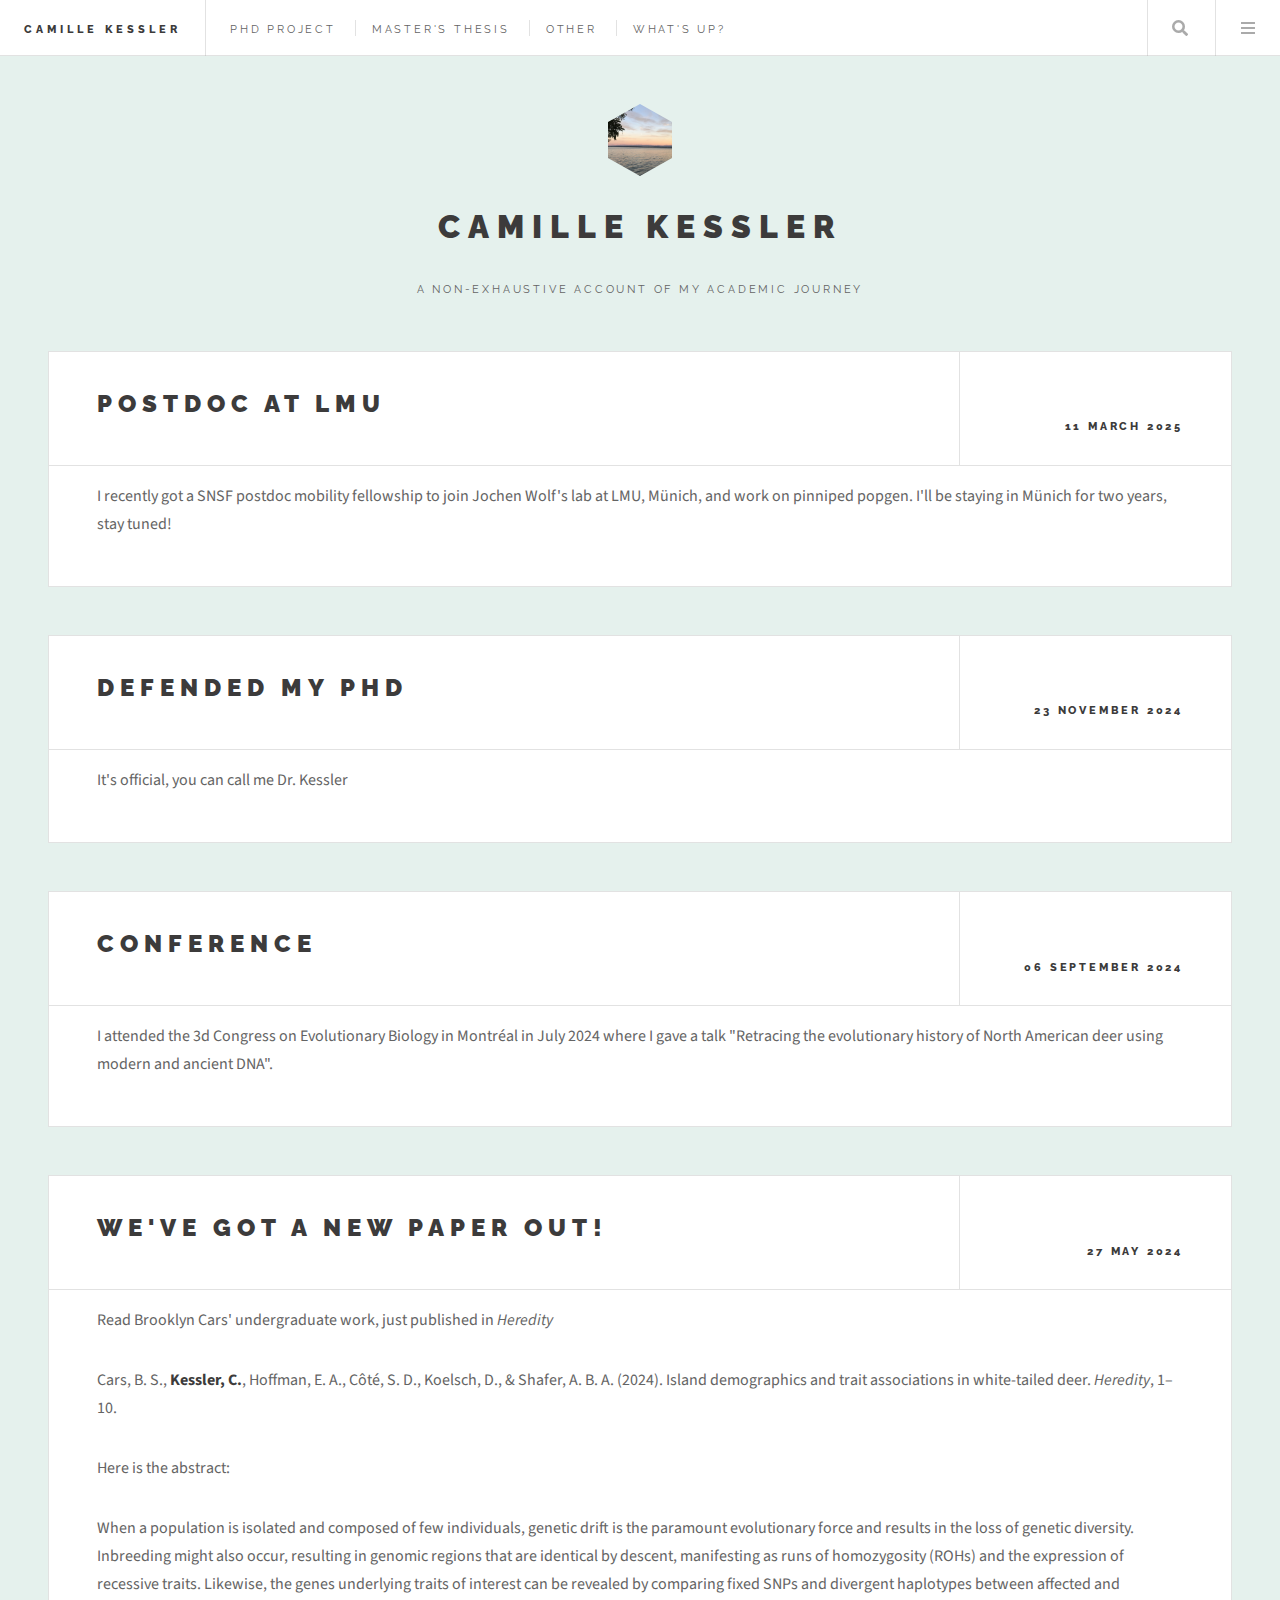
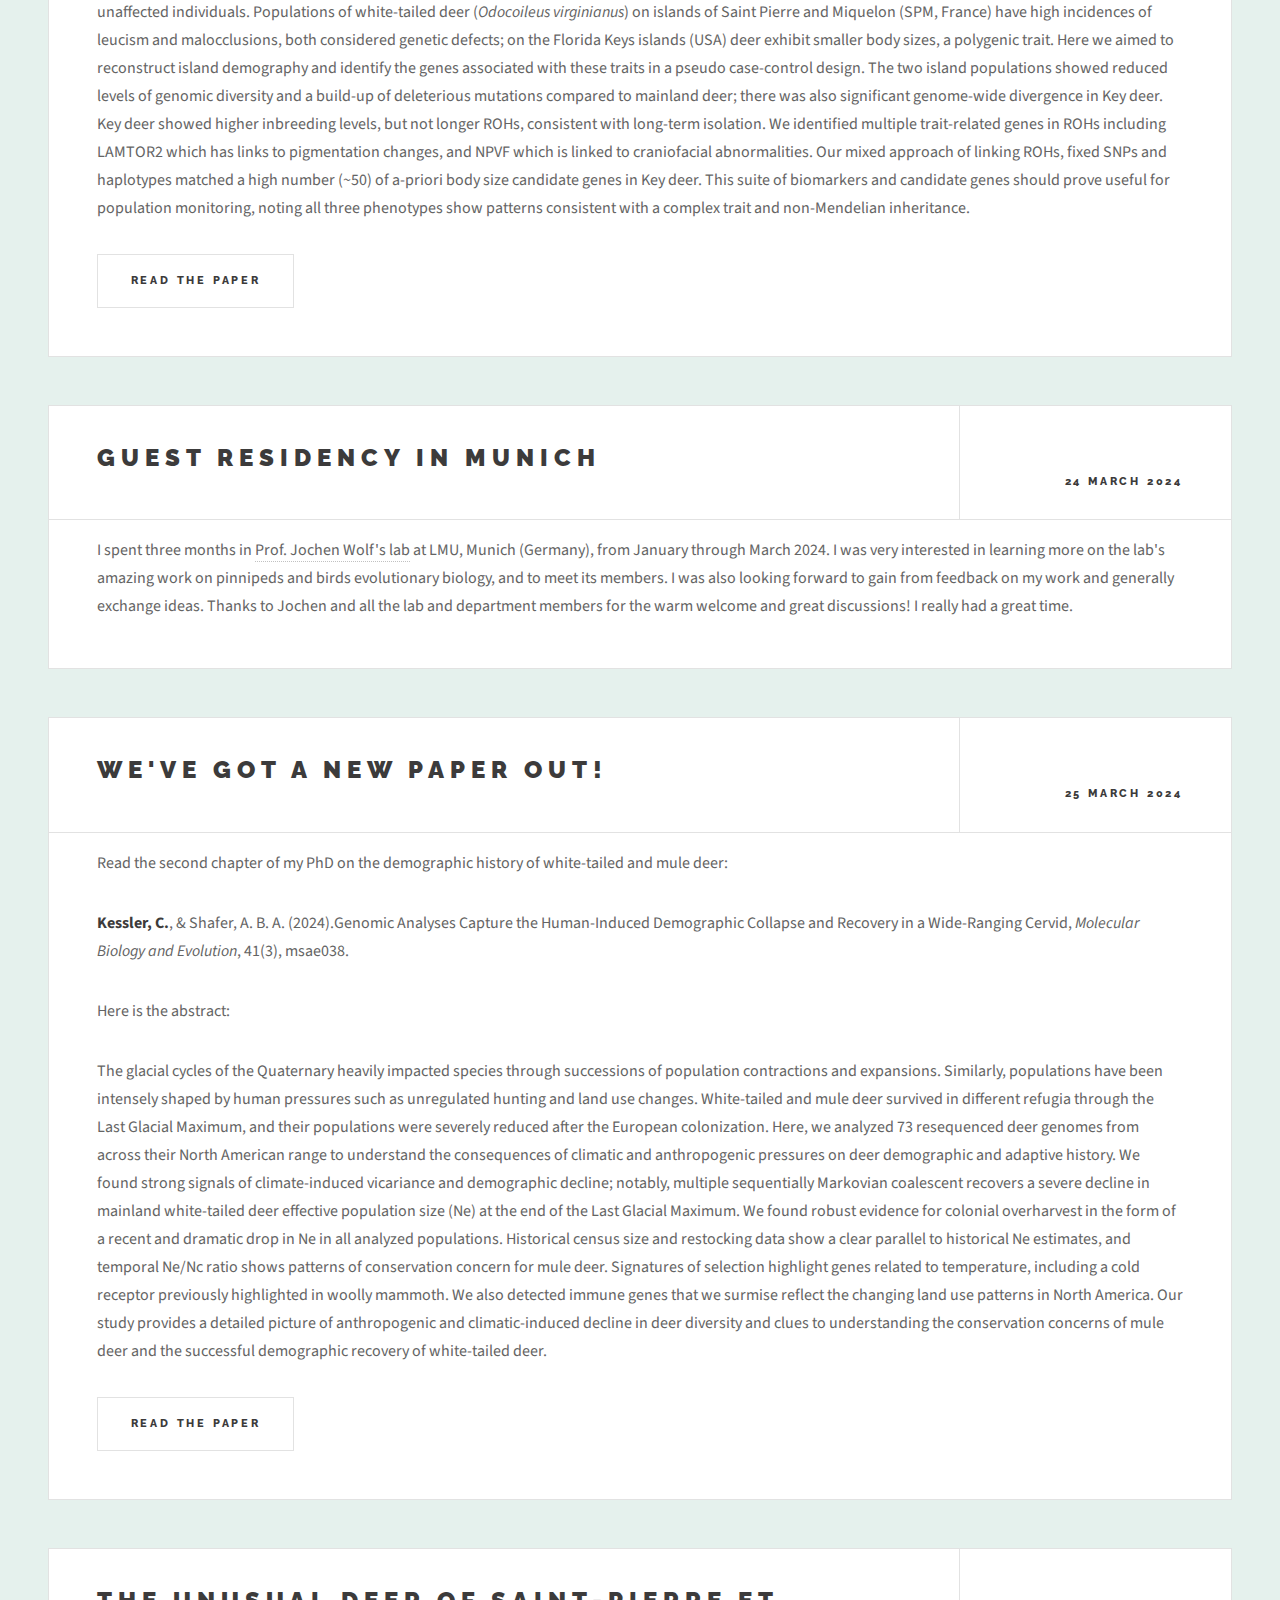
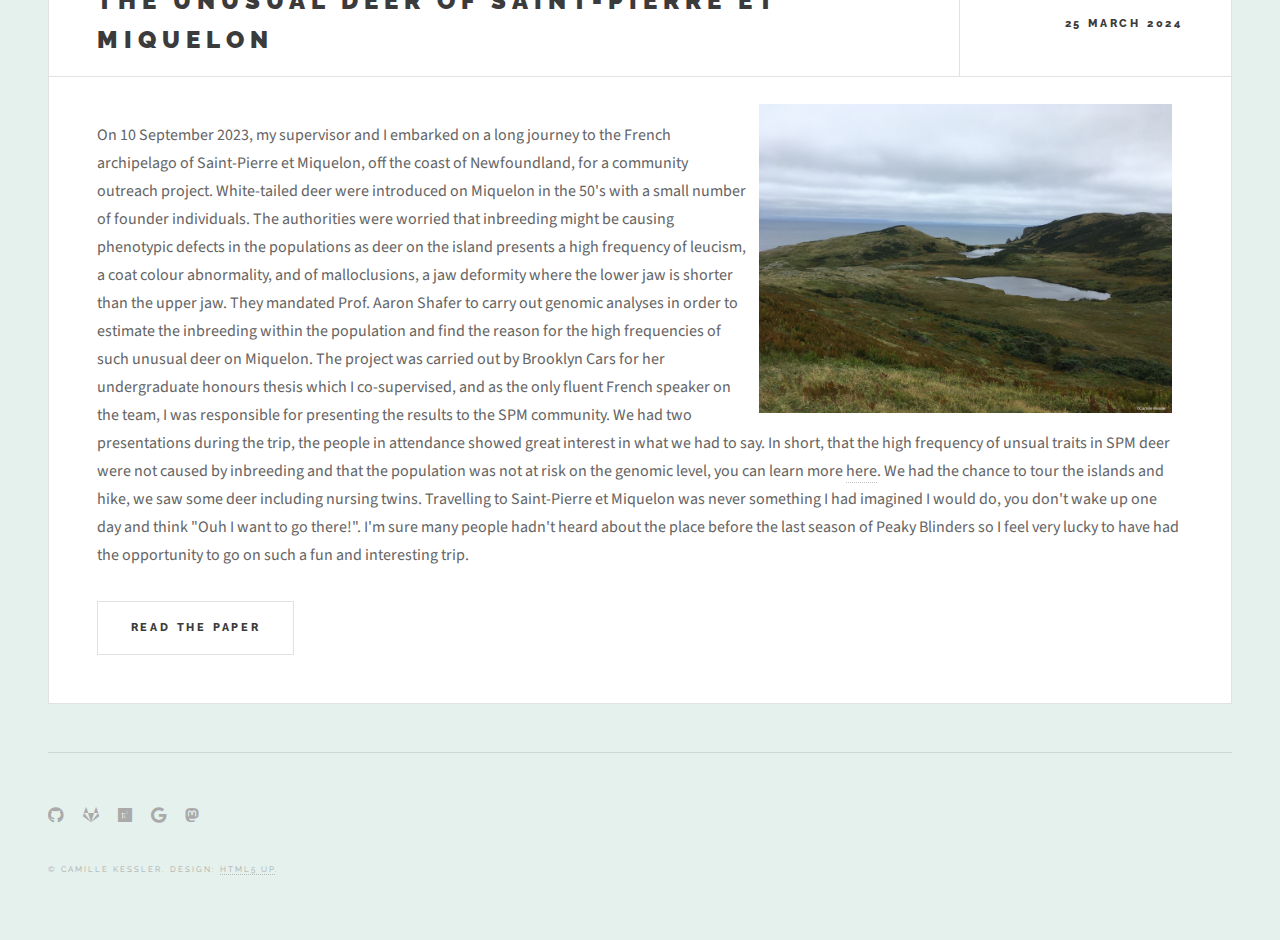
<file: blog.html>
<!DOCTYPE HTML>
<!--
	Camille Kessler
	html5up.net | @ajlkn
	Free for personal and commercial use under the CCA 3.0 license (html5up.net/license)
-->
<html>

<head>
    <title>Camille Kessler</title>
    <meta charset="utf-8" />
    <meta name="viewport" content="width=device-width, initial-scale=1, user-scalable=no" />
    <link rel="stylesheet" href="assets/css/main.css" />
</head>

<body class="is-preload">

    <!-- Wrapper -->
    <div id="wrapper">

        <!-- Header -->
        <header id="header">
            <h1><a href="index.html">Camille Kessler</a></h1>
            <nav class="links">
                <ul>
                    <li><a href="phd.html">PhD project</a></li>
                    <li><a href="master.html">Master's thesis</a></li>
                    <li><a href="other.html">Other</a></li>
                    <li><a href="blog.html">What's up?</a></li>
                </ul>
            </nav>
            <nav class="main">
                <ul>
                    <li class="search">
                        <a class="fa-search" href="#search">Search</a>
                        <form id="search" method="get" action="#">
                            <input type="text" name="query" placeholder="Search" />
                        </form>
                    </li>
                    <li class="menu">
                        <a class="fa-bars" href="#menu">Menu</a>
                    </li>
                </ul>
            </nav>
        </header>

        <!-- Menu -->
        <section id="menu">

            <!-- Search -->
            <section>
                <form class="search" method="get" action="#">
                    <input type="text" name="query" placeholder="Search" />
                </form>
            </section>

            <!-- Links -->
            <section>
                <ul class="links">
                    <li>
                        <a href="phd.html">
                            <h3>PhD project</h3>
                            <p>North american deer speciation genomics</p>
                        </a>
                    </li>
                    <li>
                        <a href="master.html">
                            <h3>Master's thesis</h3>
                            <p>Alpine ibex sequencing assay and immunogenetics</p>
                        </a>
                    </li>
                    <li>
                        <a href="other.html">
                            <h3>Other</h3>
                        </a>
                    </li>
                    <li>
                        <a href="blog.html">
                            <h3>What's up?</h3>
                        </a>
                    </li>

                </ul>
            </section>
        </section>
        <!-- Main -->
        <div id="main">
            <!-- Post -->
            <article class="post">
                <header>
                    <div class="title">
                        <h2>Postdoc at LMU</h2>
                    </div>
                    <div class="meta">
                        <time class="published" datetime="2023-10-03">11 March 2025</time>
                    </div>
                </header>
                <p>I recently got a SNSF postdoc mobility fellowship to join Jochen Wolf's lab at LMU, Münich, 
                    and work on pinniped popgen. I'll be staying in Münich for two years, stay tuned! </p>
            </article>

            <!-- Post -->
            <article class="post">
                <header>
                    <div class="title">
                        <h2>Defended my PhD</h2>
                    </div>
                    <div class="meta">
                        <time class="published" datetime="2023-10-03">23 November 2024</time>
                    </div>
                </header>
                <p>It's official, you can call me Dr. Kessler</p>
            </article>

            <!-- Post -->
            <article class="post">
                <header>
                    <div class="title">
                        <h2>Conference</h2>
                    </div>
                    <div class="meta">
                        <time class="published" datetime="2023-10-03">06 September 2024</time>
                    </div>
                </header>
                <p>I attended the 3d Congress on Evolutionary Biology in Montréal in July 2024 where I gave a talk
                    "Retracing the evolutionary
                    history of North American deer using modern and ancient DNA".</p>
            </article>

            <!-- Post -->
            <article class="post">
                <header>
                    <div class="title">
                        <h2><a href="https://doi.org/10.1101/2023.07.19.549627">We've got a new paper out!</a></h2>
                    </div>
                    <div class="meta">
                        <time class="published" datetime="2023-10-03">27 May 2024</time>
                    </div>
                </header>

                <p>Read Brooklyn Cars' undergraduate work, just published in <i>Heredity</i> </p>
                <p>Cars, B. S., <b>Kessler, C.</b>, Hoffman, E. A., Côté, S. D., Koelsch, D., & Shafer, A. B. A. (2024).
                    Island demographics and trait associations in white-tailed deer. <i>Heredity</i>, 1–10.</p>
                <p> Here is the abstract:</p>

                <p> When a population is isolated and composed of few individuals, genetic drift is the paramount
                    evolutionary
                    force and results in the loss of genetic diversity. Inbreeding might also occur, resulting in
                    genomic
                    regions
                    that are identical by descent, manifesting as runs of homozygosity (ROHs) and the expression of
                    recessive traits.
                    Likewise, the genes underlying traits of interest can be revealed by comparing fixed SNPs and
                    divergent
                    haplotypes
                    between affected and unaffected individuals. Populations of white-tailed deer (<i>Odocoileus
                        virginianus</i>) on islands of
                    Saint Pierre and Miquelon (SPM, France) have high incidences of leucism and malocclusions, both
                    considered genetic
                    defects; on the Florida Keys islands (USA) deer exhibit smaller body sizes, a polygenic trait. Here
                    we
                    aimed to
                    reconstruct island demography and identify the genes associated with these traits in a pseudo
                    case-control design.
                    The two island populations showed reduced levels of genomic diversity and a build-up of deleterious
                    mutations compared
                    to mainland deer; there was also significant genome-wide divergence in Key deer. Key deer showed
                    higher
                    inbreeding
                    levels, but not longer ROHs, consistent with long-term isolation. We identified multiple
                    trait-related
                    genes in ROHs
                    including LAMTOR2 which has links to pigmentation changes, and NPVF which is linked to craniofacial
                    abnormalities.
                    Our mixed approach of linking ROHs, fixed SNPs and haplotypes matched a high number (~50) of
                    a-priori
                    body size
                    candidate genes in Key deer. This suite of biomarkers and candidate genes should prove useful for
                    population
                    monitoring, noting all three phenotypes show patterns consistent with a complex trait and
                    non-Mendelian
                    inheritance.</p>
                <footer>
                    <ul class="actions">
                        <li><a href="https://doi.org/10.1038/s41437-024-00685-2" class="button large">Read the paper</a>
                        </li>
                    </ul>
                </footer>

            </article>

            <!-- Post -->
            <article class="post">
                <header>
                    <div class="title">
                        <h2>Guest residency in Munich</h2>
                    </div>
                    <div class="meta">
                        <time class="published" datetime="2023-10-03">24 March 2024</time>
                    </div>

                </header>

                <p>I spent three months in <a href="https://evol.bio.lmu.de/research/j_wolf/index.html">Prof. Jochen
                        Wolf's
                        lab</a>
                    at LMU, Munich (Germany), from January through March 2024.
                    I was very interested in learning more on the lab's amazing work on pinnipeds and birds evolutionary
                    biology,
                    and to meet its members. I was also looking forward to gain from feedback on my work and generally
                    exchange
                    ideas.
                    Thanks to Jochen and all the lab and department members for the warm welcome and great discussions!
                    I
                    really had
                    a great time.
                </p>
            </article>

            <!-- Post -->
            <article class="post">
                <header>
                    <div class="title">
                        <h2><a href="https://doi.org/10.1101/2023.07.19.549627">We've got a new paper out!</a></h2>
                    </div>
                    <div class="meta">
                        <time class="published" datetime="2023-10-03">25 March 2024</time>
                    </div>
                </header>
                <p>Read the second chapter of my PhD on the demographic history of white-tailed and mule deer: </p>
                <p><b>Kessler, C.</b>, & Shafer, A. B. A. (2024).Genomic Analyses Capture the Human-Induced Demographic
                    Collapse and Recovery in a
                    Wide-Ranging Cervid, <i>Molecular Biology and Evolution</i>, 41(3), msae038.</p>
                Here is the abstract:</p>

                <p> The glacial cycles of the Quaternary heavily impacted species through successions of population
                    contractions
                    and expansions. Similarly, populations have been intensely shaped by human pressures such as
                    unregulated hunting
                    and land use changes. White-tailed and mule deer survived in different refugia through the Last
                    Glacial Maximum,
                    and their populations were severely reduced after the European colonization. Here, we analyzed 73
                    resequenced
                    deer genomes from across their North American range to understand the consequences of climatic and
                    anthropogenic
                    pressures on deer demographic and adaptive history. We found strong signals of climate-induced
                    vicariance and
                    demographic decline; notably, multiple sequentially Markovian coalescent recovers a severe decline
                    in mainland
                    white-tailed deer effective population size (Ne) at the end of the Last Glacial Maximum. We found
                    robust evidence
                    for colonial overharvest in the form of a recent and dramatic drop in Ne in all analyzed
                    populations. Historical
                    census size and restocking data show a clear parallel to historical Ne estimates, and temporal Ne/Nc
                    ratio shows
                    patterns of conservation concern for mule deer. Signatures of selection highlight genes related to
                    temperature,
                    including a cold receptor previously highlighted in woolly mammoth. We also detected immune genes
                    that we
                    surmise reflect the changing land use patterns in North America. Our study provides a detailed
                    picture of
                    anthropogenic and climatic-induced decline in deer diversity and clues to understanding the
                    conservation
                    concerns of mule deer and the successful demographic recovery of white-tailed deer.</p>
                <footer>
                    <ul class="actions">
                        <li><a href="http://dx.doi.org/10.1093/molbev/msae038" class="button large">Read the paper</a>
                        </li>
                    </ul>
                </footer>
            </article>

            <!-- Post -->
            <article class="post">
                <header>
                    <div class="title">
                        <h2 id="SPM"><a>The unusual deer of Saint-Pierre et Miquelon</a></h2>
                    </div>
                    <div class="meta">
                        <time class="published" datetime="2023-10-03">25 March 2024</time>
                    </div>
                </header>
                <a class="image"></a><img src="images/SPM.JPG"
                    style="float: right; width: 40%; height: 40%; padding: 1%;" alt="Photo of the landscape of Cap Miquelon, the ground slopes down to a first pond 
                                surrounded by moors, a bit further we can see two other ponds and two hills partially 
                                coverred in forest. The sea and sky are in the background" /></a>
                <p>On 10 September 2023, my supervisor and I embarked on a long journey to the
                    French archipelago of Saint-Pierre et Miquelon, off the coast of Newfoundland,
                    for a community outreach project.
                    White-tailed deer were introduced on Miquelon in the 50's with a small
                    number of founder individuals. The authorities were worried that inbreeding might be causing
                    phenotypic
                    defects in the populations as deer on the island presents a high frequency of leucism, a coat colour
                    abnormality, and of malloclusions, a jaw deformity where the lower jaw is shorter than the upper
                    jaw.
                    They mandated Prof. Aaron Shafer to carry out genomic analyses in order to estimate the inbreeding
                    within the
                    population and find the reason for the high frequencies of such unusual deer on Miquelon.
                    The project was carried out by Brooklyn Cars for her undergraduate honours thesis which I
                    co-supervised, and as the only fluent
                    French speaker on the team, I was responsible for presenting the results to the SPM community.
                    We had two presentations during the trip, the people in attendance showed great interest in
                    what we had to say. In short, that the high frequency of unsual traits in SPM deer were not caused
                    by
                    inbreeding and that the population was not at risk on the genomic level, you can learn more
                    <a href="https://doi.org/10.1101/2023.08.01.551454">here</a>.
                    We had the chance to tour the islands and hike, we saw some deer including nursing twins.
                    Travelling to Saint-Pierre et Miquelon was never something I had imagined I would do, you don't wake
                    up
                    one
                    day and think "Ouh I want to go there!". I'm sure many people hadn't heard about the place before
                    the
                    last season of
                    Peaky Blinders so I feel very lucky to have had the opportunity to go on such a fun and interesting
                    trip.
                </p>


                <footer>
                    <ul class="actions">
                        <li><a href="https://doi.org/10.1038/s41437-024-00685-2" class="button large">Read the paper</a>
                        </li>
                    </ul>
                </footer>

            </article>

        </div>
        <!-- Sidebar -->
        <section id="sidebar">

            <!-- Intro -->
            <section id="intro">
                <header>
                    <a class="logo"><img src="images/PDG.jpeg" alt="" /></a>
                    <h2>Camille Kessler</h2>
                    <p>A non-exhaustive account of my academic journey</p>
                </header>
            </section>

            <!-- Footer -->
            <section id="footer">
                <ul class="icons">
                    <li><a href="https://github.com/CamilleKessler" class="icon brands fa-github"><span
                                class="label">Github</span></a></li>
                    <li><a href="https://gitlab.com/WiDGeT_TrentU/graduate_theses/-/tree/master/Kessler?ref_type=heads"
                            class="icon brands fab fa-gitlab"><span class="label">Github</span></a></li>
                    <li><a href="https://www.researchgate.net/profile/Camille-Kessler"
                            class="icon brands fa-researchgate"><span class="label">Email</span></a></li>
                    <li><a href="https://scholar.google.com/citations?user=uZYOLxAAAAAJ&hl=en"
                            class="icon brands fab fa-google"><span class="label">Email</span></a></li>
                    <li><a href="https://ecoevo.social/@camillekessler" class="icon brands fab fab fa-mastodon"><span
                                class="label">Email</span></a></li>

                </ul>
                <p class="copyright">&copy; Camille Kessler. Design: <a href="http://html5up.net">HTML5 UP</a>.</p>
            </section>

    </div>

    <!-- Scripts -->
    <script src="assets/js/jquery.min.js"></script>
    <script src="assets/js/browser.min.js"></script>
    <script src="assets/js/breakpoints.min.js"></script>
    <script src="assets/js/util.js"></script>
    <script src="assets/js/main.js"></script>

</body>

</html>
</file>
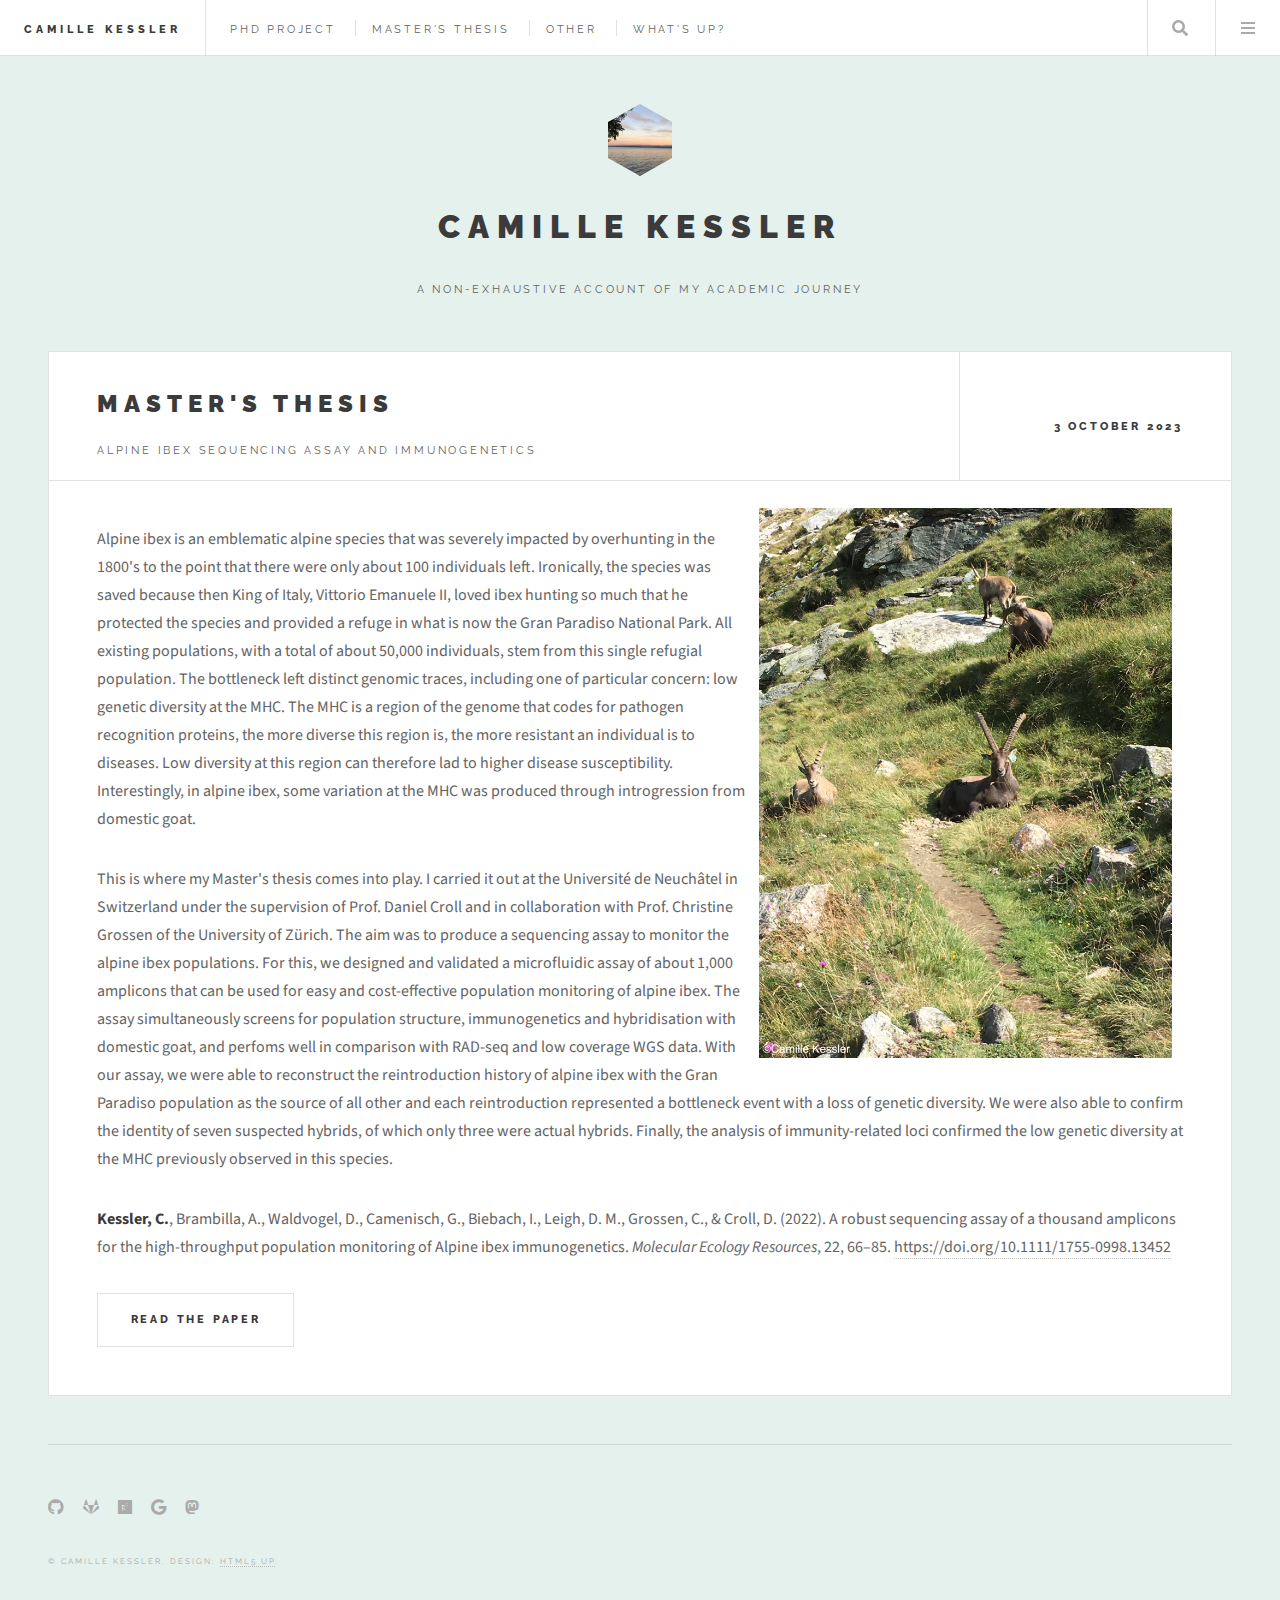
<file: master.html>
<!DOCTYPE HTML>
<!--
	Camille Kessler
	html5up.net | @ajlkn
	Free for personal and commercial use under the CCA 3.0 license (html5up.net/license)
-->
<html>

<head>
	<title>Camille Kessler</title>
	<meta charset="utf-8" />
	<meta name="viewport" content="width=device-width, initial-scale=1, user-scalable=no" />
	<link rel="stylesheet" href="assets/css/main.css" />
</head>

<body class="is-preload">

	<!-- Wrapper -->
	<div id="wrapper">

		<!-- Header -->
		<header id="header">
			<h1><a href="index.html">Camille Kessler</a></h1>
			<nav class="links">
				<ul>
					<li><a href="phd.html">PhD project</a></li>
					<li><a href="master.html">Master's thesis</a></li>
					<li><a href="other.html">Other</a></li>
					<li><a href="blog.html">What's up?</a></li>
				</ul>
			</nav>
			<nav class="main">
				<ul>
					<li class="search">
						<a class="fa-search" href="#search">Search</a>
						<form id="search" method="get" action="#">
							<input type="text" name="query" placeholder="Search" />
						</form>
					</li>
					<li class="menu">
						<a class="fa-bars" href="#menu">Menu</a>
					</li>
				</ul>
			</nav>
		</header>

		<!-- Menu -->
		<section id="menu">

			<!-- Search -->
			<section>
				<form class="search" method="get" action="#">
					<input type="text" name="query" placeholder="Search" />
				</form>
			</section>

			<!-- Links -->
			<section>
				<ul class="links">
					<li>
						<a href="phd.html">
							<h3>PhD project</h3>
							<p>North american deer speciation genomics</p>
						</a>
					</li>
					<li>
						<a href="master.html">
							<h3>Master's thesis</h3>
							<p>Alpine ibex sequencing assay and immunogenetics</p>
						</a>
					</li>
					<li>
						<a href="other.html">
							<h3>Other</h3>
						</a>
					</li>
					<li>
						<a href="blog.html">
							<h3>What's up?</h3>
						</a>
					</li>

				</ul>
			</section>
		</section>

		<!-- Main -->
		<div id="main">

			<!-- Post -->
			<article class="post">
				<header>
					<div class="title">
						<h2><a>Master's thesis</a></h2>
						<p>Alpine ibex sequencing assay and immunogenetics</p>
					</div>
					<div class="meta">
						<time class="published" datetime="2023-10-03">3 October 2023</time>
					</div>

				</header>
				<a class="image"></a><img src="images/aosta_ibe.jpeg"
					style="float: right; width: 40%; height: 40%; padding: 1%;" alt="Alpine ibex bloquing the hiking trail. There is a trail on the foreground that goes 
									up towards an ibex that is lying on the trail, the ibex is an older male with large, 
									magnificent horns and blue eartags. The ibex is lazily looking right at us. Next to him,
									on the left there is another ibex, probably a younger male with shorter horns, also looking at us. 
									Behind them, two other ibexes, one with his back at us and the other happily scratching his back with
									his horns." /></a>

				<p>Alpine ibex is an emblematic alpine species that was severely impacted by overhunting in the
					1800's to the point that there were only about 100 individuals left. Ironically, the species
					was saved because then King of Italy, Vittorio Emanuele II, loved ibex hunting so much
					that he protected the species and provided a refuge in what is now the Gran Paradiso
					National Park. All existing populations, with a total of about 50,000 individuals, stem from this
					single refugial population. The bottleneck left distinct genomic traces, including one of particular
					concern: low genetic diversity at the MHC. The MHC is a region of the genome that codes for pathogen
					recognition proteins, the more diverse this region is, the more resistant an individual is to
					diseases.
					Low diversity at this region can therefore lad to higher disease susceptibility. Interestingly,
					in alpine ibex, some variation at the MHC was produced through introgression from domestic goat.</p>
				<p>This is where my Master's thesis comes into play. I carried it out at the Université de Neuchâtel in
					Switzerland under the supervision of Prof. Daniel Croll and in collaboration with Prof. Christine
					Grossen
					of the University of Zürich. The aim was to produce a sequencing assay to monitor the alpine ibex
					populations.
					For this, we designed and validated a microfluidic assay of about 1,000
					amplicons that can be used for easy and cost-effective population monitoring of alpine ibex. The
					assay
					simultaneously screens for population structure, immunogenetics and hybridisation with domestic
					goat, and
					perfoms well in comparison with RAD-seq and low coverage WGS data. With our assay, we were able to
					reconstruct
					the reintroduction history of alpine ibex with the Gran Paradiso population as the source of all
					other and each
					reintroduction represented a bottleneck event with a loss of genetic diversity. We were also able to
					confirm
					the identity of seven suspected hybrids, of which only three were actual hybrids. Finally, the
					analysis of
					immunity-related loci confirmed the low genetic diversity at the MHC previously observed in this
					species.
				</p>
				<p><B>Kessler, C.</B>, Brambilla, A., Waldvogel, D., Camenisch, G., Biebach, I., Leigh, D. M., Grossen,
					C.,
					& Croll, D. (2022). A robust sequencing assay of a thousand amplicons for the high-throughput
					population
					monitoring of Alpine ibex immunogenetics. <I>Molecular Ecology Resources</I>, 22, 66–85.
					<a href="https://doi.org/10.1111/1755-0998.13452">https://doi.org/10.1111/1755-0998.13452</a>
				</p>
				<footer>
					<ul class="actions">
						<li><a href="https://doi.org/10.1111/1755-0998.13452" class="button large">Read the paper</a>
						</li>
					</ul>
				</footer>
			</article>

		</div>
		<!-- Sidebar -->
		<section id="sidebar">

			<!-- Intro -->
			<section id="intro">
				<header>
					<a class="logo"><img src="images/PDG.jpeg" alt="" /></a>
					<h2>Camille Kessler</h2>
					<p>A non-exhaustive account of my academic journey</p>
				</header>
			</section>

			<!-- Footer -->
			<section id="footer">
				<ul class="icons">
					<li><a href="https://github.com/CamilleKessler" class="icon brands fa-github"><span
								class="label">Github</span></a></li>
					<li><a href="https://gitlab.com/WiDGeT_TrentU/graduate_theses/-/tree/master/Kessler?ref_type=heads"
							class="icon brands fab fa-gitlab"><span class="label">Github</span></a></li>
					<li><a href="https://www.researchgate.net/profile/Camille-Kessler"
							class="icon brands fa-researchgate"><span class="label">Email</span></a></li>
					<li><a href="https://scholar.google.com/citations?user=uZYOLxAAAAAJ&hl=en"
							class="icon brands fab fa-google"><span class="label">Email</span></a></li>
					<li><a href="https://ecoevo.social/@camillekessler" class="icon brands fab fab fa-mastodon"><span
								class="label">Email</span></a></li>

				</ul>
				<p class="copyright">&copy; Camille Kessler. Design: <a href="http://html5up.net">HTML5 UP</a>.</p>
			</section>

	</div>

	<!-- Scripts -->
	<script src="assets/js/jquery.min.js"></script>
	<script src="assets/js/browser.min.js"></script>
	<script src="assets/js/breakpoints.min.js"></script>
	<script src="assets/js/util.js"></script>
	<script src="assets/js/main.js"></script>

</body>

</html>
</file>
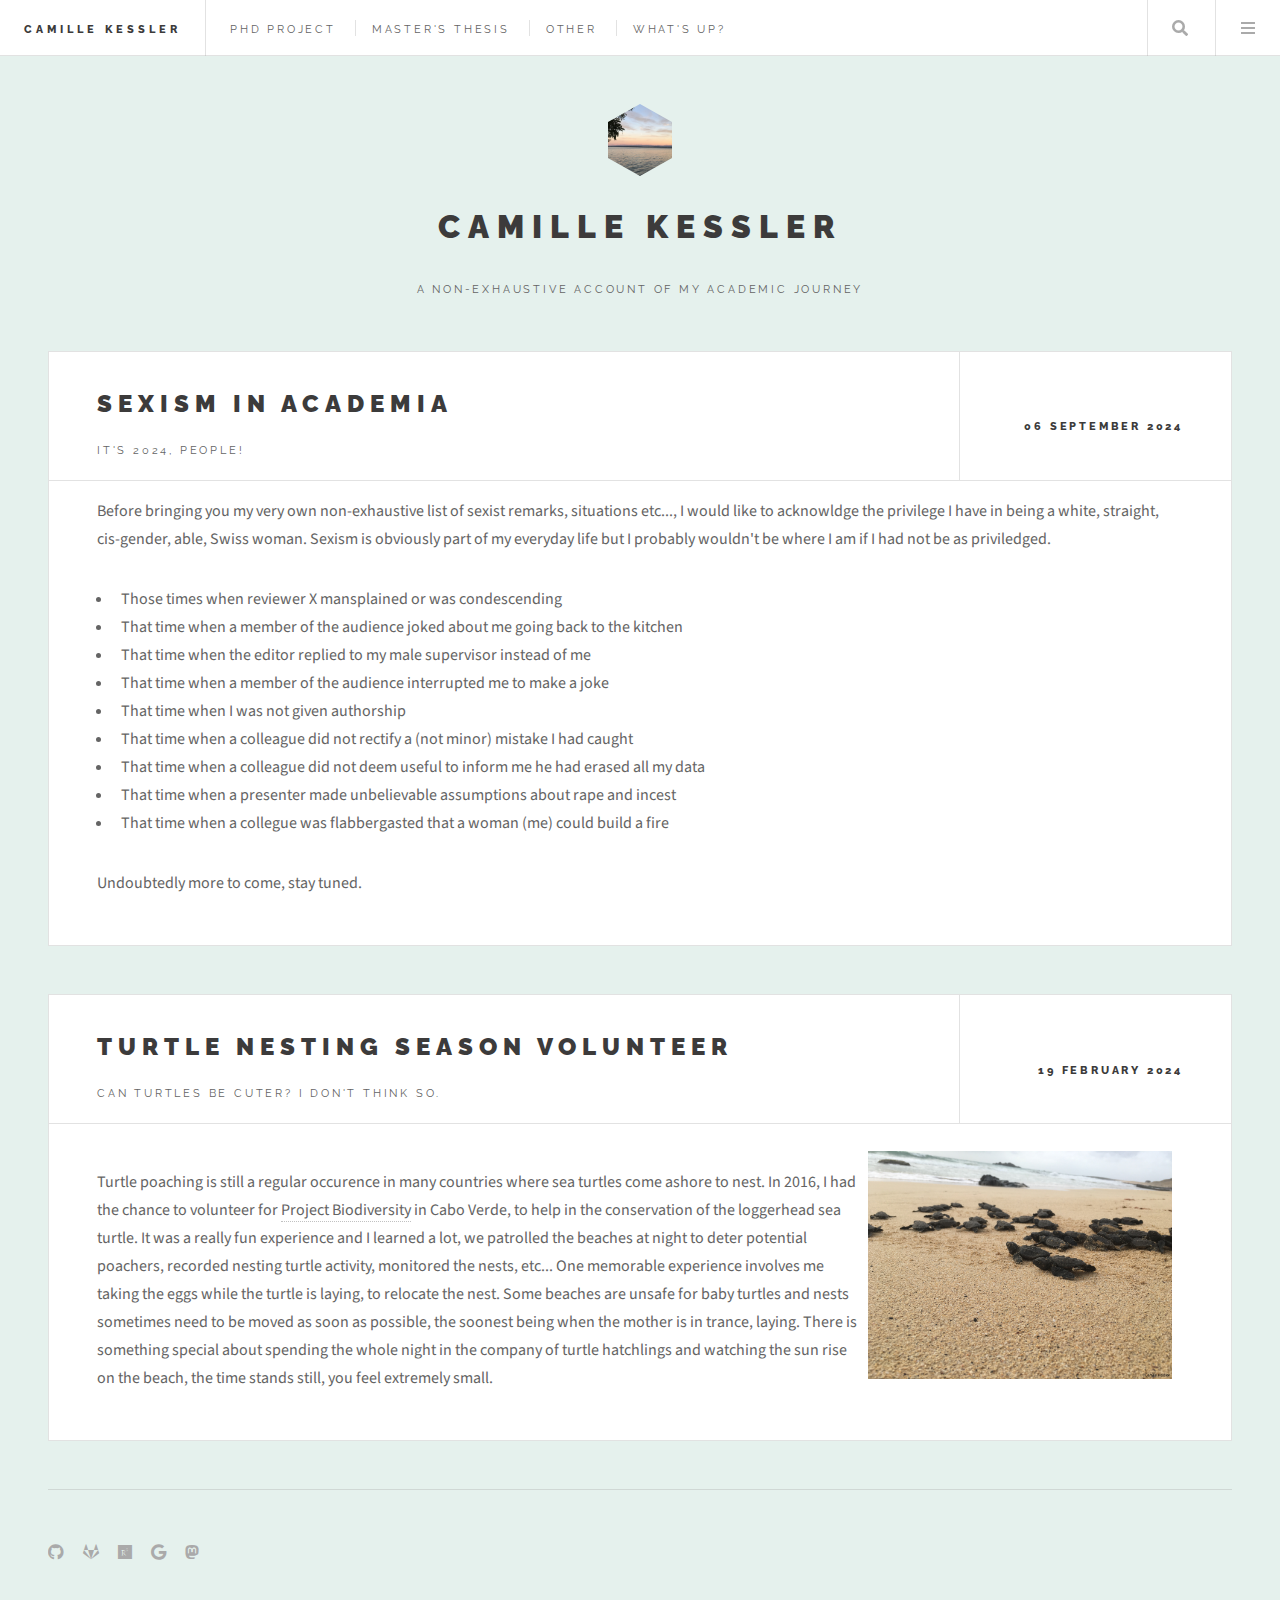
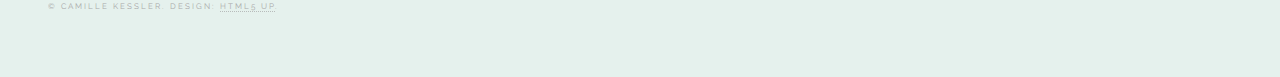
<file: other.html>
<!DOCTYPE HTML>
<!--
	Camille Kessler
	html5up.net | @ajlkn
	Free for personal and commercial use under the CCA 3.0 license (html5up.net/license)
-->
<html>

<head>
	<title>Camille Kessler</title>
	<meta charset="utf-8" />
	<meta name="viewport" content="width=device-width, initial-scale=1, user-scalable=no" />
	<link rel="stylesheet" href="assets/css/main.css" />
</head>

<body class="is-preload">

	<!-- Wrapper -->
	<div id="wrapper">

		<!-- Header -->
		<header id="header">
			<h1><a href="index.html">Camille Kessler</a></h1>
			<nav class="links">
				<ul>
					<li><a href="phd.html">PhD project</a></li>
					<li><a href="master.html">Master's thesis</a></li>
					<li><a href="other.html">Other</a></li>
					<li><a href="blog.html">What's up?</a></li>
				</ul>
			</nav>
			<nav class="main">
				<ul>
					<li class="search">
						<a class="fa-search" href="#search">Search</a>
						<form id="search" method="get" action="#">
							<input type="text" name="query" placeholder="Search" />
						</form>
					</li>
					<li class="menu">
						<a class="fa-bars" href="#menu">Menu</a>
					</li>
				</ul>
			</nav>
		</header>

		<!-- Menu -->
		<section id="menu">

			<!-- Search -->
			<section>
				<form class="search" method="get" action="#">
					<input type="text" name="query" placeholder="Search" />
				</form>
			</section>

			<!-- Links -->
			<section>
				<ul class="links">
					<li>
						<a href="phd.html">
							<h3>PhD project</h3>
							<p>North american deer speciation genomics</p>
						</a>
					</li>
					<li>
						<a href="master.html">
							<h3>Master's thesis</h3>
							<p>Alpine ibex sequencing assay and immunogenetics</p>
						</a>
					</li>
					<li>
						<a href="other.html">
							<h3>Other</h3>
						</a>
					</li>
					<li>
						<a href="blog.html">
							<h3>What's up?</h3>
						</a>
					</li>

				</ul>
			</section>
		</section>

		<!-- Main -->
		<div id="main">

			<!-- Post -->
			<article class="post">
				<header>
					<div class="title">
						<h2><a>Sexism in academia</a></h2>
						<p>It's 2024, people!</p>
					</div>
					<div class="meta">
						<time class="published" datetime="2023-10-03">06 September 2024</time>
					</div>

				</header>

				<p>Before bringing you my very own non-exhaustive list of sexist remarks, situations etc..., I would
					like to acknowldge
					the privilege I have in being a white, straight, cis-gender, able, Swiss woman. Sexism is obviously
					part of
					my everyday life but I probably wouldn't be where I am if I had not be as priviledged.
				</p>
				<ul>
					<li>Those times when reviewer X mansplained or was condescending</li>
					<li>That time when a member of the audience joked about me going back to the kitchen</li>
					<li>That time when the editor replied to my male supervisor instead of me</li>
					<li>That time when a member of the audience interrupted me to make a joke</li>
					<li>That time when I was not given authorship</li>
					<li>That time when a colleague did not rectify a (not minor) mistake I had caught</li>
					<li>That time when a colleague did not deem useful to inform me he had erased all my data</li>
					<li>That time when a presenter made unbelievable assumptions about rape and incest</li>
					<li>That time when a collegue was flabbergasted that a woman (me) could build a fire </li>
				</ul>
				<p>Undoubtedly more to come, stay tuned.</p>
			</article>
			<!-- Post -->
			<article class="post">
				<header>
					<div class="title">
						<h2><a>Turtle nesting season volunteer</a></h2>
						<p>Can turtles be cuter? I don't think so.</p>
					</div>
					<div class="meta">
						<time class="published" datetime="2023-10-03">19 February 2024</time>
					</div>
				</header>

				<a class="image"></a><img src="images/turtle_closeup.jpeg"
					style="float: right; width: 30%; height: 30%; padding: 1%;" alt="" /></a>
				<p>Turtle poaching is still a regular occurence in many countries where sea turtles come ashore to nest.
					In 2016, I had the
					chance to volunteer for <a href="https://www.projectbiodiversity.org">Project Biodiversity</a> in
					Cabo Verde, to help in the conservation of the loggerhead sea turtle.
					It was a really fun experience and I learned a lot, we patrolled the beaches at night to deter
					potential poachers,
					recorded nesting turtle activity, monitored the nests, etc... One memorable experience involves me
					taking the eggs while the turtle is laying,
					to relocate the nest. Some beaches are unsafe for baby turtles and nests sometimes need to be moved
					as soon as possible, the soonest being
					when the mother is in trance, laying. There is something special about spending the whole night in
					the
					company of turtle hatchlings and watching the sun rise on the beach, the time stands still, you feel
					extremely small.
				</p>



			</article>
		</div>

		<!-- Sidebar -->
		<section id="sidebar">

			<!-- Intro -->
			<section id="intro">
				<header>
					<a class="logo"><img src="images/PDG.jpeg" alt="" /></a>
					<h2>Camille Kessler</h2>
					<p>A non-exhaustive account of my academic journey</p>
				</header>
			</section>

			<!-- Footer -->
			<section id="footer">
				<ul class="icons">
					<li><a href="https://github.com/CamilleKessler" class="icon brands fa-github"><span
								class="label">Github</span></a></li>
					<li><a href="https://gitlab.com/WiDGeT_TrentU/graduate_theses/-/tree/master/Kessler?ref_type=heads"
							class="icon brands fab fa-gitlab"><span class="label">Github</span></a></li>
					<li><a href="https://www.researchgate.net/profile/Camille-Kessler"
							class="icon brands fa-researchgate"><span class="label">Email</span></a></li>
					<li><a href="https://scholar.google.com/citations?user=uZYOLxAAAAAJ&hl=en"
							class="icon brands fab fa-google"><span class="label">Email</span></a></li>
					<li><a href="https://ecoevo.social/@camillekessler" class="icon brands fab fab fa-mastodon"><span
								class="label">Email</span></a></li>

				</ul>
				<p class="copyright">&copy; Camille Kessler. Design: <a href="http://html5up.net">HTML5 UP</a>.</p>
			</section>

	</div>

	<!-- Scripts -->
	<script src="assets/js/jquery.min.js"></script>
	<script src="assets/js/browser.min.js"></script>
	<script src="assets/js/breakpoints.min.js"></script>
	<script src="assets/js/util.js"></script>
	<script src="assets/js/main.js"></script>

</body>

</html>
</file>
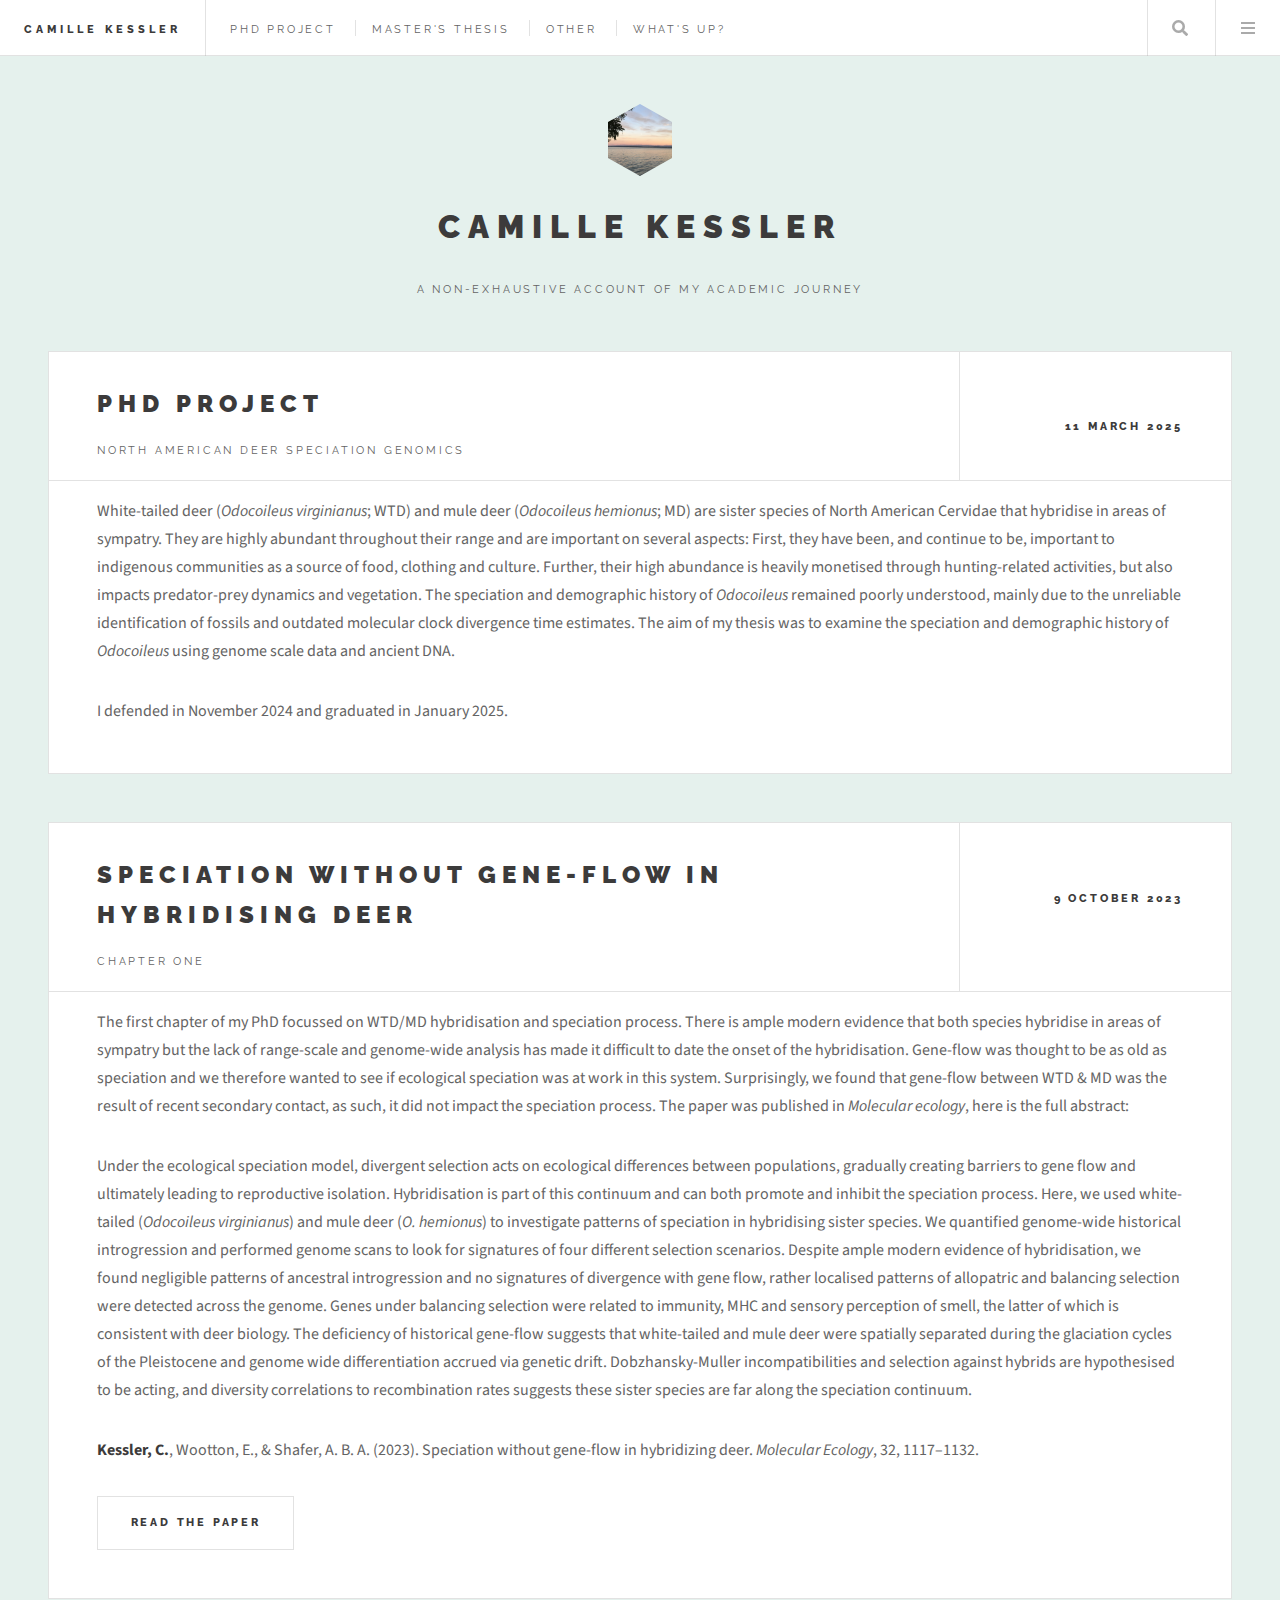
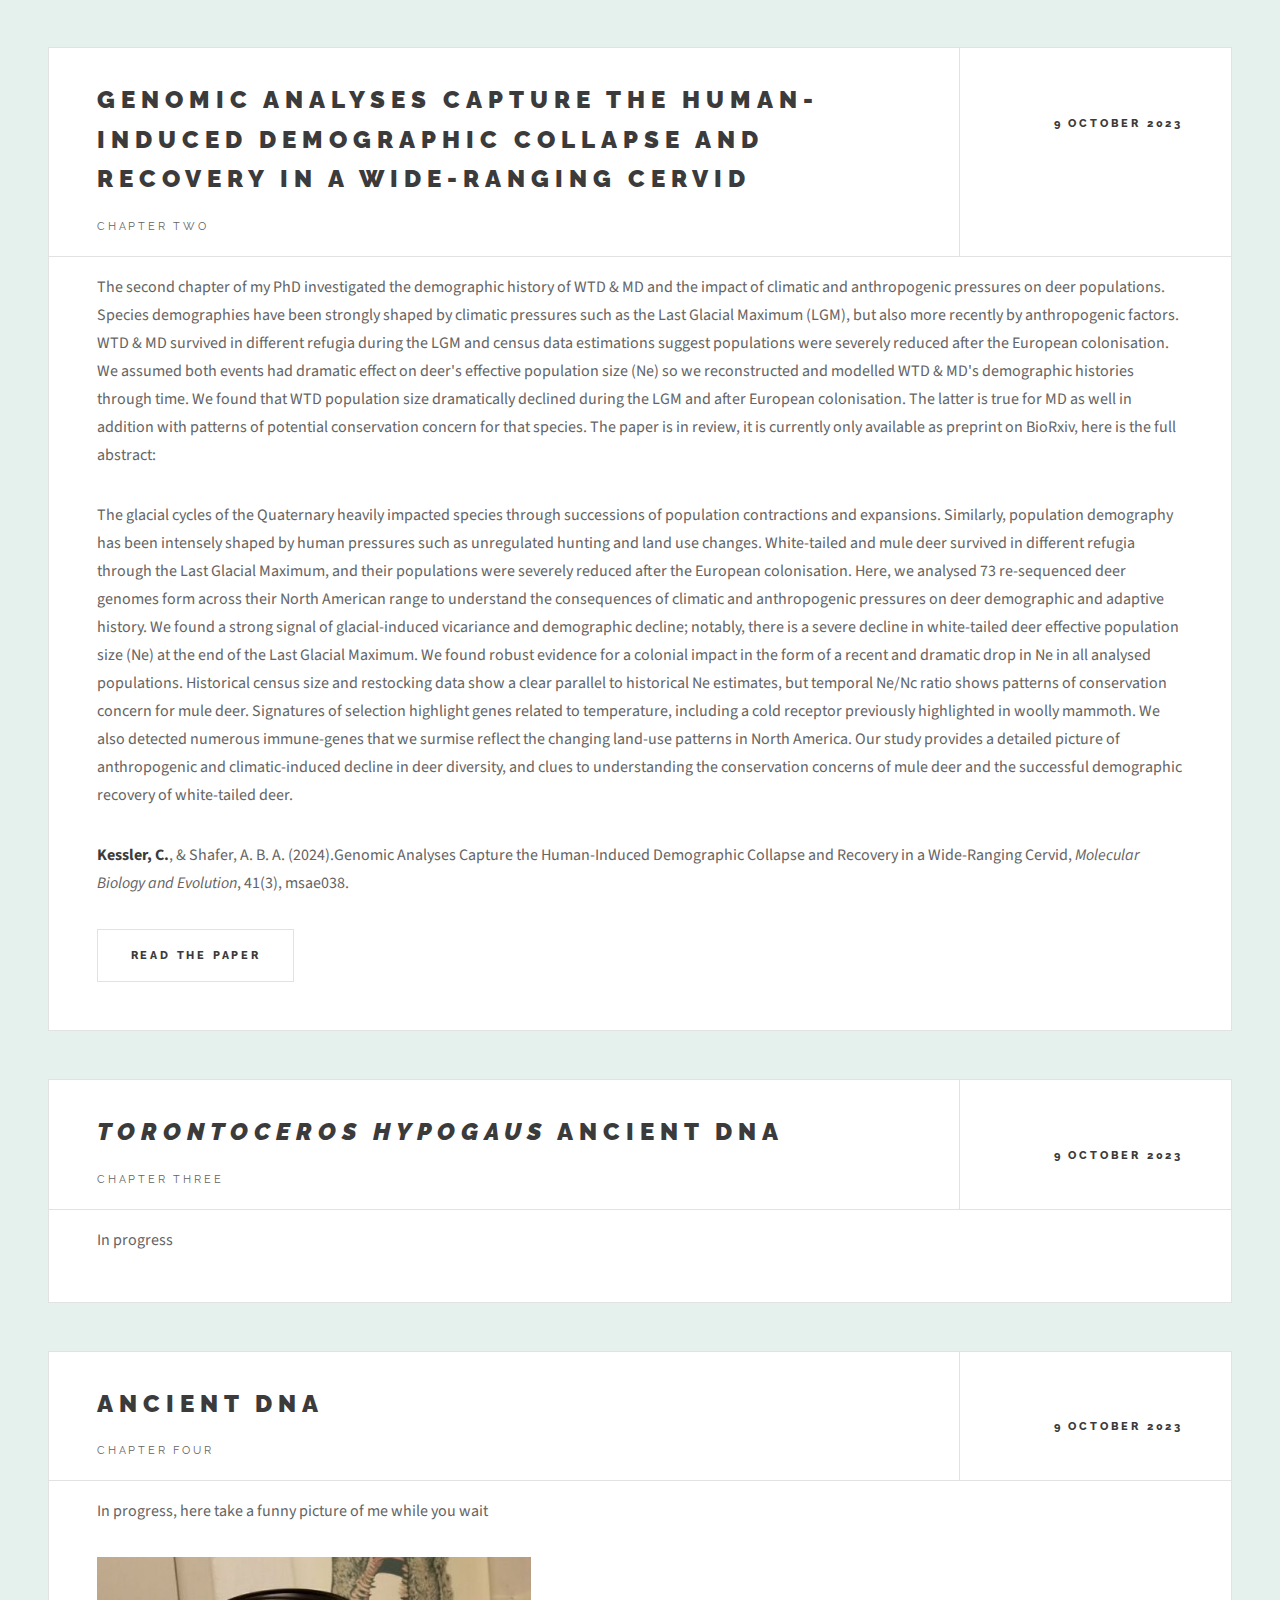
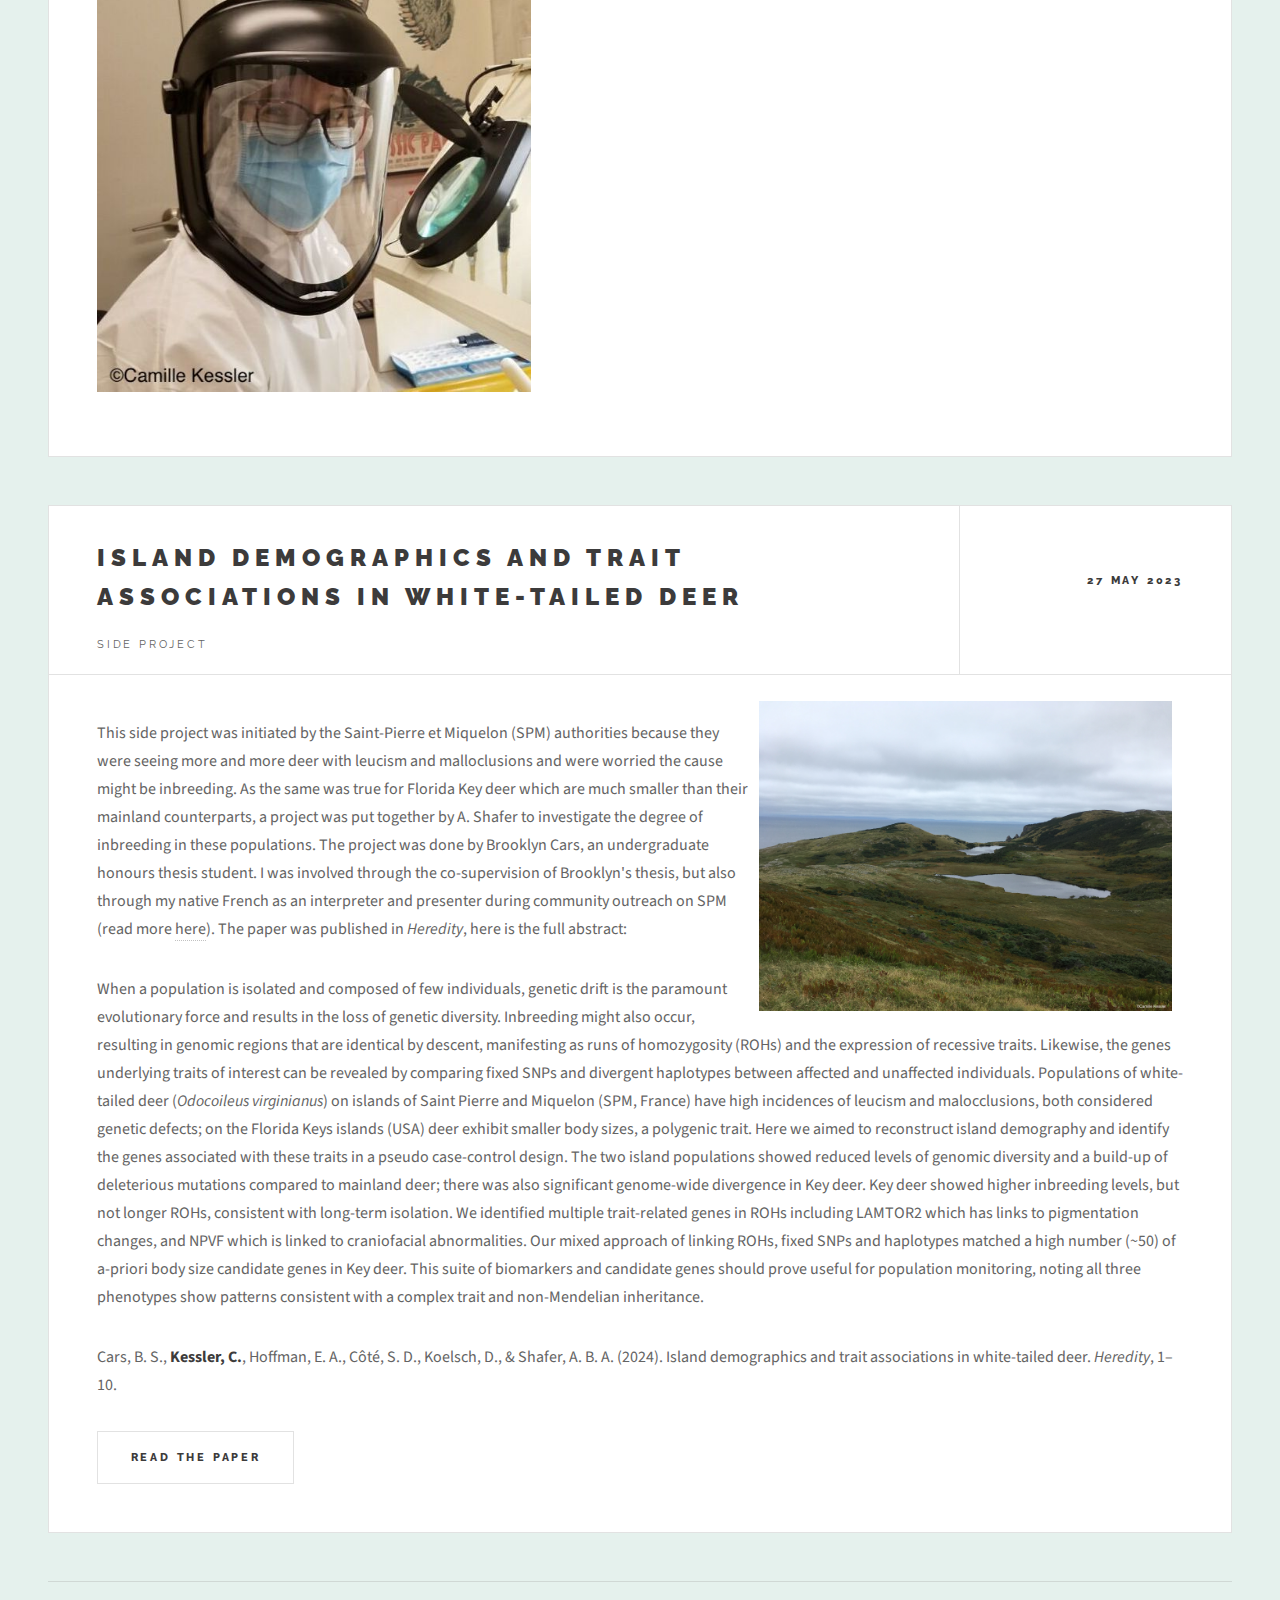
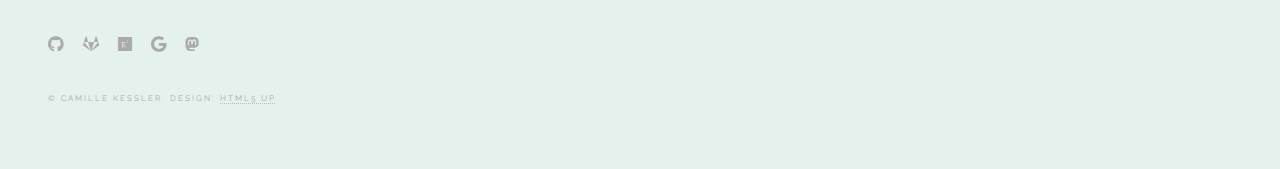
<file: phd.html>
<!DOCTYPE HTML>
<!--
	Camille Kessler
	html5up.net | @ajlkn
	Free for personal and commercial use under the CCA 3.0 license (html5up.net/license)
-->
<html>

<head>
	<title>Camille Kessler</title>
	<meta charset="utf-8" />
	<meta name="viewport" content="width=device-width, initial-scale=1, user-scalable=no" />
	<link rel="stylesheet" href="assets/css/main.css" />
</head>

<body class="is-preload">

	<!-- Wrapper -->
	<div id="wrapper">

		<!-- Header -->
		<header id="header">
			<h1><a href="index.html">Camille Kessler</a></h1>
			<nav class="links">
				<ul>
					<li><a href="phd.html">PhD project</a></li>
					<li><a href="master.html">Master's thesis</a></li>
					<li><a href="other.html">Other</a></li>
					<li><a href="blog.html">What's up?</a></li>
				</ul>
			</nav>
			<nav class="main">
				<ul>
					<li class="search">
						<a class="fa-search" href="#search">Search</a>
						<form id="search" method="get" action="#">
							<input type="text" name="query" placeholder="Search" />
						</form>
					</li>
					<li class="menu">
						<a class="fa-bars" href="#menu">Menu</a>
					</li>
				</ul>
			</nav>
		</header>

		<!-- Menu -->
		<section id="menu">

			<!-- Search -->
			<section>
				<form class="search" method="get" action="#">
					<input type="text" name="query" placeholder="Search" />
				</form>
			</section>

			<!-- Links -->
			<section>
				<ul class="links">
					<li>
						<a href="phd.html">
							<h3>PhD project</h3>
							<p>North american deer speciation genomics</p>
						</a>
					</li>
					<li>
						<a href="master.html">
							<h3>Master's thesis</h3>
							<p>Alpine ibex sequencing assay and immunogenetics</p>
						</a>
					</li>
					<li>
						<a href="other.html">
							<h3>Other</h3>
						</a>
					</li>
					<li>
						<a href="blog.html">
							<h3>What's up?</h3>
						</a>
					</li>

				</ul>
			</section>
		</section>

		<!-- Main -->
		<div id="main">

			<!-- Post -->
			<article class="post">
				<header>
					<div class="title">
						<h2><a>PhD project</a></h2>
						<p>North american deer speciation genomics</p>
					</div>
					<div class="meta">
						<time class="published" datetime="2023-10-03">11 March 2025</time>
					</div>

				</header>

				<p>White-tailed deer (<i>Odocoileus virginianus</i>; WTD) and mule deer (<i>Odocoileus hemionus</i>; MD)
					are sister species of North American Cervidae that hybridise in areas of sympatry. They are highly
					abundant throughout their range and are important on several aspects: First, they have been, and
					continue to be,
					important to indigenous communities as a source of food, clothing and culture. Further, their high
					abundance
					is heavily monetised through hunting-related activities, but also impacts predator-prey dynamics and
					vegetation. The speciation and demographic history of <i>Odocoileus</i> remained poorly understood,
					mainly due to the unreliable identification of fossils and outdated molecular clock divergence time
					estimates.
					The aim of my thesis was to examine the speciation and demographic history of <i>Odocoileus</i> using
					genome
					scale data and ancient DNA. </p> 
					<p>I defended in November 2024 and graduated in January 2025.</p>
			</article>

			<!-- Post -->
			<article class="post">
				<header>
					<div class="title">
						<h2><a>Speciation without gene-flow in hybridising deer</a></h2>
						<p>Chapter one</p>
					</div>
					<div class="meta">
						<time class="published" datetime="2023-10-03">9 October 2023</time>
					</div>
				</header>

				<p>The first chapter of my PhD focussed on WTD/MD hybridisation and speciation process. There is ample
					modern evidence that both species hybridise in areas of sympatry but the lack of range-scale and
					genome-wide
					analysis has made it difficult to date the onset of the hybridisation. Gene-flow was thought to be
					as old as speciation and we therefore wanted to see if ecological speciation was at work in this
					system.
					Surprisingly, we found that gene-flow between WTD & MD was the result of recent secondary contact,
					as such,
					it did not impact the speciation process. The paper was published in <i>Molecular ecology</i>,
					here is the full abstract:

				<p>Under the ecological speciation model, divergent selection acts on ecological differences between
					populations, gradually creating barriers to gene flow and ultimately leading to reproductive
					isolation.
					Hybridisation is part of this continuum and can both promote and inhibit the speciation process.
					Here, we
					used white‐tailed (<i>Odocoileus virginianus</i>) and mule deer (<i>O. hemionus</i>) to investigate
					patterns of speciation
					in hybridising sister species. We quantified genome‐wide historical introgression and performed
					genome
					scans to look for signatures of four different selection scenarios. Despite ample modern evidence of
					hybridisation, we found negligible patterns of ancestral introgression and no signatures of
					divergence
					with gene flow, rather localised patterns of allopatric and balancing selection were detected across
					the
					genome. Genes under balancing selection were related to immunity, MHC and sensory perception of
					smell, the
					latter of which is consistent with deer biology. The deficiency of historical gene‐flow suggests
					that
					white‐tailed and mule deer were spatially separated during the glaciation cycles of the Pleistocene
					and
					genome wide differentiation accrued via genetic drift. Dobzhansky‐Muller incompatibilities and
					selection
					against hybrids are hypothesised to be acting, and diversity correlations to recombination rates
					suggests
					these sister species are far along the speciation continuum.</p>

				<p><B>Kessler, C.</B>, Wootton, E., & Shafer, A. B. A. (2023). Speciation without gene-flow in
					hybridizing deer.
					<i>Molecular Ecology</i>, 32, 1117–1132.
				</p>

				<footer>
					<ul class="actions">
						<li><a href="http://dx.doi.org/10.1111/mec.16824" class="button large">Read the paper</a></li>
					</ul>
				</footer>
			</article>

			<!-- Post -->
			<article class="post">
				<header>
					<div class="title">
						<h2><a>Genomic analyses capture the human-induced demographic collapse and recovery in a
								wide-ranging cervid</a></h2>
						<p>Chapter two</p>
					</div>
					<div class="meta">
						<time class="published" datetime="2023-10-03">9 October 2023</time>
					</div>
				</header>

				<p>The second chapter of my PhD investigated the demographic history of WTD & MD and the impact of
					climatic
					and anthropogenic pressures on deer populations. Species demographies have been strongly shaped by
					climatic
					pressures such as the Last Glacial Maximum (LGM), but also more recently by anthropogenic factors.
					WTD & MD
					survived in different refugia during the LGM and census data estimations suggest populations were
					severely
					reduced after the European colonisation. We assumed both events had dramatic effect on deer's
					effective
					population size (Ne) so we reconstructed and modelled WTD & MD's demographic histories through time.
					We found that WTD population size dramatically declined during the LGM and after European
					colonisation.
					The latter is true for MD as well in addition with patterns of potential conservation concern for
					that
					species. The paper is in review, it is currently only available as preprint on
					BioRxiv, here is the full abstract:

				<p>The glacial cycles of the Quaternary heavily impacted species through successions of population
					contractions
					and expansions. Similarly, population demography has been intensely shaped by human pressures such
					as
					unregulated hunting and land use changes. White-tailed and mule deer survived in different refugia
					through
					the Last Glacial Maximum, and their populations were severely reduced after the European
					colonisation.
					Here, we analysed 73 re-sequenced deer genomes form across their North American range to understand
					the
					consequences of climatic and anthropogenic pressures on deer demographic and adaptive history. We
					found a
					strong signal of glacial-induced vicariance and demographic decline; notably, there is a severe
					decline in
					white-tailed deer effective population size (Ne) at the end of the Last Glacial Maximum. We found
					robust
					evidence for a colonial impact in the form of a recent and dramatic drop in Ne in all analysed
					populations.
					Historical census size and restocking data show a clear parallel to historical Ne estimates, but
					temporal
					Ne/Nc ratio shows patterns of conservation concern for mule deer. Signatures of selection highlight
					genes
					related to temperature, including a cold receptor previously highlighted in woolly mammoth. We also
					detected
					numerous immune-genes that we surmise reflect the changing land-use patterns in North America. Our
					study
					provides a detailed picture of anthropogenic and climatic-induced decline in deer diversity, and
					clues to
					understanding the conservation concerns of mule deer and the successful demographic recovery of
					white-tailed
					deer.</p>
				<p><b>Kessler, C.</b>, & Shafer, A. B. A. (2024).Genomic Analyses Capture the Human-Induced Demographic
					Collapse and Recovery in a
					Wide-Ranging Cervid, <i>Molecular Biology and Evolution</i>, 41(3), msae038. </p>

				<footer>
					<ul class="actions">
						<li><a href="https://doi.org/10.1093/molbev/msae038" class="button large">Read the
								paper</a></li>
					</ul>
				</footer>

			</article>

			<!-- Post -->
			<article class="post">
				<header>
					<div class="title">
						<h2><a><i>Torontoceros hypogaus</i> ancient DNA</a></h2>
						<p>Chapter three</p>
					</div>
					<div class="meta">
						<time class="published" datetime="2023-10-03">9 October 2023</time>
					</div>
				</header>

				<p>In progress</p>
			</article>

			<!-- Post -->
			<article class="post">
				<header>
					<div class="title">
						<h2><a>Ancient DNA</a></h2>
						<p>Chapter four</p>
					</div>
					<div class="meta">
						<time class="published" datetime="2023-10-03">9 October 2023</time>
					</div>
				</header>

				<p>In progress, here take a funny picture of me while you wait</p>
				<a class="image featured"><img src="images/me_aDNA.jpeg" alt="picture of me in full body suit for ancient DNA lab work, I have the body suit, a surgical
									mask, my glasses, a helmet on top, I am seated in front of a lab hood with a magnifier and pipettes, in 
									the backround there is a partial jurassic park poster with T-rex mouth open that is probably going to eat 
									someone" style="width: 40%; height: 40%" /></a>
			</article>
			<!-- Post -->
			<article class="post">
				<header>
					<div class="title">
						<h2><a>Island demographics and trait associations in white-tailed deer</a></h2>
						<p>Side project</p>
					</div>
					<div class="meta">
						<time class="published" datetime="2023-10-03">27 May 2023</time>
					</div>
				</header>
				<a class="image"></a><img src="images/SPM.JPG"
					style="float: right; width: 40%; height: 40%; padding: 1%;" alt="" /></a>
				<p>This side project was initiated by the Saint-Pierre et Miquelon (SPM) authorities because they were
					seeing more
					and more deer with leucism and malloclusions and were worried the cause might be inbreeding. As the
					same was true
					for Florida Key deer which are much smaller than their mainland counterparts, a project was put
					together by A.
					Shafer to investigate the degree of inbreeding in these populations. The project was done by
					Brooklyn Cars, an
					undergraduate honours thesis student. I was involved through the co-supervision of Brooklyn's
					thesis,
					but also through my native French as an interpreter and presenter during community outreach on SPM
					(read more <a href="index.html#SPM">here</a>).
					The paper was published in <i>Heredity</i>, here is the full abstract:

				<p>When a population is isolated and composed of few individuals, genetic drift is the paramount
					evolutionary
					force and results in the loss of genetic diversity. Inbreeding might also occur, resulting in
					genomic regions
					that are identical by descent, manifesting as runs of homozygosity (ROHs) and the expression of
					recessive traits.
					Likewise, the genes underlying traits of interest can be revealed by comparing fixed SNPs and
					divergent haplotypes
					between affected and unaffected individuals. Populations of white-tailed deer (<i>Odocoileus
						virginianus</i>) on islands of
					Saint Pierre and Miquelon (SPM, France) have high incidences of leucism and malocclusions, both
					considered genetic
					defects; on the Florida Keys islands (USA) deer exhibit smaller body sizes, a polygenic trait. Here
					we aimed to
					reconstruct island demography and identify the genes associated with these traits in a pseudo
					case-control design.
					The two island populations showed reduced levels of genomic diversity and a build-up of deleterious
					mutations compared
					to mainland deer; there was also significant genome-wide divergence in Key deer. Key deer showed
					higher inbreeding
					levels, but not longer ROHs, consistent with long-term isolation. We identified multiple
					trait-related genes in ROHs
					including LAMTOR2 which has links to pigmentation changes, and NPVF which is linked to craniofacial
					abnormalities.
					Our mixed approach of linking ROHs, fixed SNPs and haplotypes matched a high number (~50) of
					a-priori body size
					candidate genes in Key deer. This suite of biomarkers and candidate genes should prove useful for
					population
					monitoring, noting all three phenotypes show patterns consistent with a complex trait and
					non-Mendelian inheritance.</p>
				<p>Cars, B. S., <b>Kessler, C.</b>, Hoffman, E. A., Côté, S. D., Koelsch, D., & Shafer, A. B. A. (2024).
					Island demographics and trait associations in white-tailed deer. <i>Heredity</i>, 1–10.
				</p>
				<footer>
					<ul class="actions">
						<li><a href="https://doi.org/10.1038/s41437-024-00685-2" class="button large">Read the paper</a>
						</li>
					</ul>
				</footer>

			</article>
		</div>
		<!-- Sidebar -->
		<section id="sidebar">

			<!-- Intro -->
			<section id="intro">
				<header>
					<a class="logo"><img src="images/PDG.jpeg" alt="" /></a>
					<h2>Camille Kessler</h2>
					<p>A non-exhaustive account of my academic journey</p>
				</header>
			</section>

			<!-- Footer -->
			<section id="footer">
				<ul class="icons">
					<li><a href="https://github.com/CamilleKessler" class="icon brands fa-github"><span
								class="label">Github</span></a></li>
					<li><a href="https://gitlab.com/WiDGeT_TrentU/graduate_theses/-/tree/master/Kessler?ref_type=heads"
							class="icon brands fab fa-gitlab"><span class="label">Github</span></a></li>
					<li><a href="https://www.researchgate.net/profile/Camille-Kessler"
							class="icon brands fa-researchgate"><span class="label">Email</span></a></li>
					<li><a href="https://scholar.google.com/citations?user=uZYOLxAAAAAJ&hl=en"
							class="icon brands fab fa-google"><span class="label">Email</span></a></li>
					<li><a href="https://ecoevo.social/@camillekessler" class="icon brands fab fab fa-mastodon"><span
								class="label">Email</span></a></li>

				</ul>
				<p class="copyright">&copy; Camille Kessler. Design: <a href="http://html5up.net">HTML5 UP</a>.</p>
			</section>

	</div>

	<!-- Scripts -->
	<script src="assets/js/jquery.min.js"></script>
	<script src="assets/js/browser.min.js"></script>
	<script src="assets/js/breakpoints.min.js"></script>
	<script src="assets/js/util.js"></script>
	<script src="assets/js/main.js"></script>

</body>

</html>
</file>
<file: assets/css/main.css>
@import url(fontawesome-all.min.css);
@import url("https://fonts.googleapis.com/css?family=Source+Sans+Pro:400,700|Raleway:400,800,900");

/*
	Future Imperfect by HTML5 UP
	html5up.net | @ajlkn
	Free for personal and commercial use under the CCA 3.0 license (html5up.net/license)
*/

html, body, div, span, applet, object,
iframe, h1, h2, h3, h4, h5, h6, p, blockquote,
pre, a, abbr, acronym, address, big, cite,
code, del, dfn, em, img, ins, kbd, q, s, samp,
small, strike, strong, sub, sup, tt, var, b,
u, i, center, dl, dt, dd, ol, ul, li, fieldset,
form, label, legend, table, caption, tbody,
tfoot, thead, tr, th, td, article, aside,
canvas, details, embed, figure, figcaption,
footer, header, hgroup, menu, nav, output, ruby,
section, summary, time, mark, audio, video {
	margin: 0;
	padding: 0;
	border: 0;
	font-size: 100%;
	font: inherit;
	vertical-align: baseline;}

article, aside, details, figcaption, figure,
footer, header, hgroup, menu, nav, section {
	display: block;}

body {
	line-height: 1;
}

ol, ul {
	list-style: none;
}

blockquote, q {
	quotes: none;
}

	blockquote:before, blockquote:after, q:before, q:after {
		content: '';
		content: none;
	}

table {
	border-collapse: collapse;
	border-spacing: 0;
}

body {
	-webkit-text-size-adjust: none;
}

mark {
	background-color: transparent;
	color: inherit;
}

input::-moz-focus-inner {
	border: 0;
	padding: 0;
}

input, select, textarea {
	-moz-appearance: none;
	-webkit-appearance: none;
	-ms-appearance: none;
	appearance: none;
}

/* Basic */

	@-ms-viewport {
		width: device-width;
	}

	body {
		-ms-overflow-style: scrollbar;
	}

	@media screen and (max-width: 480px) {

		html, body {
			min-width: 320px;
		}

	}

	html {
		box-sizing: border-box;
	}

	*, *:before, *:after {
		box-sizing: inherit;
	}

	body {
		background: #E5F1ED;
	}

		body.is-preload *, body.is-preload *:before, body.is-preload *:after {
			-moz-animation: none !important;
			-webkit-animation: none !important;
			-ms-animation: none !important;
			animation: none !important;
			-moz-transition: none !important;
			-webkit-transition: none !important;
			-ms-transition: none !important;
			transition: none !important;
		}

/* Type */

	body, input, select, textarea {
		color: #646464;
		font-family: "Source Sans Pro", Helvetica, sans-serif;
		font-size: 14pt;
		font-weight: 400;
		line-height: 1.75;
	}

		@media screen and (max-width: 1680px) {

			body, input, select, textarea {
				font-size: 12pt;
			}

		}

		@media screen and (max-width: 1280px) {

			body, input, select, textarea {
				font-size: 12pt;
			}

		}

		@media screen and (max-width: 980px) {

			body, input, select, textarea {
				font-size: 12pt;
			}

		}

		@media screen and (max-width: 736px) {

			body, input, select, textarea {
				font-size: 12pt;
			}

		}

		@media screen and (max-width: 480px) {

			body, input, select, textarea {
				font-size: 12pt;
			}

		}

	a {
		-moz-transition: color 0.2s ease, border-bottom-color 0.2s ease;
		-webkit-transition: color 0.2s ease, border-bottom-color 0.2s ease;
		-ms-transition: color 0.2s ease, border-bottom-color 0.2s ease;
		transition: color 0.2s ease, border-bottom-color 0.2s ease;
		border-bottom: dotted 1px rgba(160, 160, 160, 0.65);
		color: inherit;
		text-decoration: none;
	}

		a:before {
			-moz-transition: color 0.2s ease;
			-webkit-transition: color 0.2s ease;
			-ms-transition: color 0.2s ease;
			transition: color 0.2s ease;
		}

		a:hover {
			border-bottom-color: transparent;
			color: #c590e6 !important;
		}

			a:hover:before {
				color: #c590e6 !important;
			}

	strong, b {
		color: #3c3b3b;
		font-weight: 700;
	}

	em, i {
		font-style: italic;
	}

	p {
		margin: 0 0 2em 0;
	}

	h1, h2, h3, h4, h5, h6 {
		color: #3c3b3b;
		font-family: "Raleway", Helvetica, sans-serif;
		font-weight: 800;
		letter-spacing: 0.25em;
		line-height: 1.65;
		margin: 0 0 1em 0;
		text-transform: uppercase;
	}

		h1 a, h2 a, h3 a, h4 a, h5 a, h6 a {
			color: inherit;
			border-bottom: 0;
		}

	h2 {
		font-size: 1.1em;
	}

	h3 {
		font-size: 0.9em;
	}

	h4 {
		font-size: 0.7em;
	}

	h5 {
		font-size: 0.7em;
	}

	h6 {
		font-size: 0.7em;
	}

	sub {
		font-size: 0.8em;
		position: relative;
		top: 0.5em;
	}

	sup {
		font-size: 0.8em;
		position: relative;
		top: -0.5em;
	}

	blockquote {
		border-left: solid 4px rgba(160, 160, 160, 0.3);
		font-style: italic;
		margin: 0 0 2em 0;
		padding: 0.5em 0 0.5em 2em;
	}

	code {
		background: rgba(160, 160, 160, 0.075);
		border: solid 1px rgba(160, 160, 160, 0.3);
		font-family: "Courier New", monospace;
		font-size: 0.9em;
		margin: 0 0.25em;
		padding: 0.25em 0.65em;
	}

	pre {
		-webkit-overflow-scrolling: touch;
		font-family: "Courier New", monospace;
		font-size: 0.9em;
		margin: 0 0 2em 0;
	}

		pre code {
			display: block;
			line-height: 1.75em;
			padding: 1em 1.5em;
			overflow-x: auto;
		}

	hr {
		border: 0;
		border-bottom: solid 1px rgba(160, 160, 160, 0.3);
		margin: 2em 0;
	}

		hr.major {
			margin: 3em 0;
		}

	.align-left {
		text-align: left;
	}

	.align-center {
		text-align: center;
	}

	.align-right {
		text-align: right;
	}

/* Row */

	.row {
		display: flex;
		flex-wrap: wrap;
		box-sizing: border-box;
		align-items: stretch;
	}

		.row > * {
			box-sizing: border-box;
		}

		.row.gtr-uniform > * > :last-child {
			margin-bottom: 0;
		}

		.row.aln-left {
			justify-content: flex-start;
		}

		.row.aln-center {
			justify-content: center;
		}

		.row.aln-right {
			justify-content: flex-end;
		}

		.row.aln-top {
			align-items: flex-start;
		}

		.row.aln-middle {
			align-items: center;
		}

		.row.aln-bottom {
			align-items: flex-end;
		}

		.row > .imp {
			order: -1;
		}

		.row > .col-1 {
			width: 8.33333%;
		}

		.row > .off-1 {
			margin-left: 8.33333%;
		}

		.row > .col-2 {
			width: 16.66667%;
		}

		.row > .off-2 {
			margin-left: 16.66667%;
		}

		.row > .col-3 {
			width: 25%;
		}

		.row > .off-3 {
			margin-left: 25%;
		}

		.row > .col-4 {
			width: 33.33333%;
		}

		.row > .off-4 {
			margin-left: 33.33333%;
		}

		.row > .col-5 {
			width: 41.66667%;
		}

		.row > .off-5 {
			margin-left: 41.66667%;
		}

		.row > .col-6 {
			width: 50%;
		}

		.row > .off-6 {
			margin-left: 50%;
		}

		.row > .col-7 {
			width: 58.33333%;
		}

		.row > .off-7 {
			margin-left: 58.33333%;
		}

		.row > .col-8 {
			width: 66.66667%;
		}

		.row > .off-8 {
			margin-left: 66.66667%;
		}

		.row > .col-9 {
			width: 75%;
		}

		.row > .off-9 {
			margin-left: 75%;
		}

		.row > .col-10 {
			width: 83.33333%;
		}

		.row > .off-10 {
			margin-left: 83.33333%;
		}

		.row > .col-11 {
			width: 91.66667%;
		}

		.row > .off-11 {
			margin-left: 91.66667%;
		}

		.row > .col-12 {
			width: 100%;
		}

		.row > .off-12 {
			margin-left: 100%;
		}

		.row.gtr-0 {
			margin-top: 0;
			margin-left: 0em;
		}

			.row.gtr-0 > * {
				padding: 0 0 0 0em;
			}

			.row.gtr-0.gtr-uniform {
				margin-top: 0em;
			}

				.row.gtr-0.gtr-uniform > * {
					padding-top: 0em;
				}

		.row.gtr-25 {
			margin-top: 0;
			margin-left: -0.25em;
		}

			.row.gtr-25 > * {
				padding: 0 0 0 0.25em;
			}

			.row.gtr-25.gtr-uniform {
				margin-top: -0.25em;
			}

				.row.gtr-25.gtr-uniform > * {
					padding-top: 0.25em;
				}

		.row.gtr-50 {
			margin-top: 0;
			margin-left: -0.5em;
		}

			.row.gtr-50 > * {
				padding: 0 0 0 0.5em;
			}

			.row.gtr-50.gtr-uniform {
				margin-top: -0.5em;
			}

				.row.gtr-50.gtr-uniform > * {
					padding-top: 0.5em;
				}

		.row {
			margin-top: 0;
			margin-left: -1em;
		}

			.row > * {
				padding: 0 0 0 1em;
			}

			.row.gtr-uniform {
				margin-top: -1em;
			}

				.row.gtr-uniform > * {
					padding-top: 1em;
				}

		.row.gtr-150 {
			margin-top: 0;
			margin-left: -1.5em;
		}

			.row.gtr-150 > * {
				padding: 0 0 0 1.5em;
			}

			.row.gtr-150.gtr-uniform {
				margin-top: -1.5em;
			}

				.row.gtr-150.gtr-uniform > * {
					padding-top: 1.5em;
				}

		.row.gtr-200 {
			margin-top: 0;
			margin-left: -2em;
		}

			.row.gtr-200 > * {
				padding: 0 0 0 2em;
			}

			.row.gtr-200.gtr-uniform {
				margin-top: -2em;
			}

				.row.gtr-200.gtr-uniform > * {
					padding-top: 2em;
				}

		@media screen and (max-width: 1680px) {

			.row {
				display: flex;
				flex-wrap: wrap;
				box-sizing: border-box;
				align-items: stretch;
			}

				.row > * {
					box-sizing: border-box;
				}

				.row.gtr-uniform > * > :last-child {
					margin-bottom: 0;
				}

				.row.aln-left {
					justify-content: flex-start;
				}

				.row.aln-center {
					justify-content: center;
				}

				.row.aln-right {
					justify-content: flex-end;
				}

				.row.aln-top {
					align-items: flex-start;
				}

				.row.aln-middle {
					align-items: center;
				}

				.row.aln-bottom {
					align-items: flex-end;
				}

				.row > .imp-xlarge {
					order: -1;
				}

				.row > .col-1-xlarge {
					width: 8.33333%;
				}

				.row > .off-1-xlarge {
					margin-left: 8.33333%;
				}

				.row > .col-2-xlarge {
					width: 16.66667%;
				}

				.row > .off-2-xlarge {
					margin-left: 16.66667%;
				}

				.row > .col-3-xlarge {
					width: 25%;
				}

				.row > .off-3-xlarge {
					margin-left: 25%;
				}

				.row > .col-4-xlarge {
					width: 33.33333%;
				}

				.row > .off-4-xlarge {
					margin-left: 33.33333%;
				}

				.row > .col-5-xlarge {
					width: 41.66667%;
				}

				.row > .off-5-xlarge {
					margin-left: 41.66667%;
				}

				.row > .col-6-xlarge {
					width: 50%;
				}

				.row > .off-6-xlarge {
					margin-left: 50%;
				}

				.row > .col-7-xlarge {
					width: 58.33333%;
				}

				.row > .off-7-xlarge {
					margin-left: 58.33333%;
				}

				.row > .col-8-xlarge {
					width: 66.66667%;
				}

				.row > .off-8-xlarge {
					margin-left: 66.66667%;
				}

				.row > .col-9-xlarge {
					width: 75%;
				}

				.row > .off-9-xlarge {
					margin-left: 75%;
				}

				.row > .col-10-xlarge {
					width: 83.33333%;
				}

				.row > .off-10-xlarge {
					margin-left: 83.33333%;
				}

				.row > .col-11-xlarge {
					width: 91.66667%;
				}

				.row > .off-11-xlarge {
					margin-left: 91.66667%;
				}

				.row > .col-12-xlarge {
					width: 100%;
				}

				.row > .off-12-xlarge {
					margin-left: 100%;
				}

				.row.gtr-0 {
					margin-top: 0;
					margin-left: 0em;
				}

					.row.gtr-0 > * {
						padding: 0 0 0 0em;
					}

					.row.gtr-0.gtr-uniform {
						margin-top: 0em;
					}

						.row.gtr-0.gtr-uniform > * {
							padding-top: 0em;
						}

				.row.gtr-25 {
					margin-top: 0;
					margin-left: -0.25em;
				}

					.row.gtr-25 > * {
						padding: 0 0 0 0.25em;
					}

					.row.gtr-25.gtr-uniform {
						margin-top: -0.25em;
					}

						.row.gtr-25.gtr-uniform > * {
							padding-top: 0.25em;
						}

				.row.gtr-50 {
					margin-top: 0;
					margin-left: -0.5em;
				}

					.row.gtr-50 > * {
						padding: 0 0 0 0.5em;
					}

					.row.gtr-50.gtr-uniform {
						margin-top: -0.5em;
					}

						.row.gtr-50.gtr-uniform > * {
							padding-top: 0.5em;
						}

				.row {
					margin-top: 0;
					margin-left: -1em;
				}

					.row > * {
						padding: 0 0 0 1em;
					}

					.row.gtr-uniform {
						margin-top: -1em;
					}

						.row.gtr-uniform > * {
							padding-top: 1em;
						}

				.row.gtr-150 {
					margin-top: 0;
					margin-left: -1.5em;
				}

					.row.gtr-150 > * {
						padding: 0 0 0 1.5em;
					}

					.row.gtr-150.gtr-uniform {
						margin-top: -1.5em;
					}

						.row.gtr-150.gtr-uniform > * {
							padding-top: 1.5em;
						}

				.row.gtr-200 {
					margin-top: 0;
					margin-left: -2em;
				}

					.row.gtr-200 > * {
						padding: 0 0 0 2em;
					}

					.row.gtr-200.gtr-uniform {
						margin-top: -2em;
					}

						.row.gtr-200.gtr-uniform > * {
							padding-top: 2em;
						}

		}

		@media screen and (max-width: 1280px) {

			.row {
				display: flex;
				flex-wrap: wrap;
				box-sizing: border-box;
				align-items: stretch;
			}

				.row > * {
					box-sizing: border-box;
				}

				.row.gtr-uniform > * > :last-child {
					margin-bottom: 0;
				}

				.row.aln-left {
					justify-content: flex-start;
				}

				.row.aln-center {
					justify-content: center;
				}

				.row.aln-right {
					justify-content: flex-end;
				}

				.row.aln-top {
					align-items: flex-start;
				}

				.row.aln-middle {
					align-items: center;
				}

				.row.aln-bottom {
					align-items: flex-end;
				}

				.row > .imp-large {
					order: -1;
				}

				.row > .col-1-large {
					width: 8.33333%;
				}

				.row > .off-1-large {
					margin-left: 8.33333%;
				}

				.row > .col-2-large {
					width: 16.66667%;
				}

				.row > .off-2-large {
					margin-left: 16.66667%;
				}

				.row > .col-3-large {
					width: 25%;
				}

				.row > .off-3-large {
					margin-left: 25%;
				}

				.row > .col-4-large {
					width: 33.33333%;
				}

				.row > .off-4-large {
					margin-left: 33.33333%;
				}

				.row > .col-5-large {
					width: 41.66667%;
				}

				.row > .off-5-large {
					margin-left: 41.66667%;
				}

				.row > .col-6-large {
					width: 50%;
				}

				.row > .off-6-large {
					margin-left: 50%;
				}

				.row > .col-7-large {
					width: 58.33333%;
				}

				.row > .off-7-large {
					margin-left: 58.33333%;
				}

				.row > .col-8-large {
					width: 66.66667%;
				}

				.row > .off-8-large {
					margin-left: 66.66667%;
				}

				.row > .col-9-large {
					width: 75%;
				}

				.row > .off-9-large {
					margin-left: 75%;
				}

				.row > .col-10-large {
					width: 83.33333%;
				}

				.row > .off-10-large {
					margin-left: 83.33333%;
				}

				.row > .col-11-large {
					width: 91.66667%;
				}

				.row > .off-11-large {
					margin-left: 91.66667%;
				}

				.row > .col-12-large {
					width: 100%;
				}

				.row > .off-12-large {
					margin-left: 100%;
				}

				.row.gtr-0 {
					margin-top: 0;
					margin-left: 0em;
				}

					.row.gtr-0 > * {
						padding: 0 0 0 0em;
					}

					.row.gtr-0.gtr-uniform {
						margin-top: 0em;
					}

						.row.gtr-0.gtr-uniform > * {
							padding-top: 0em;
						}

				.row.gtr-25 {
					margin-top: 0;
					margin-left: -0.25em;
				}

					.row.gtr-25 > * {
						padding: 0 0 0 0.25em;
					}

					.row.gtr-25.gtr-uniform {
						margin-top: -0.25em;
					}

						.row.gtr-25.gtr-uniform > * {
							padding-top: 0.25em;
						}

				.row.gtr-50 {
					margin-top: 0;
					margin-left: -0.5em;
				}

					.row.gtr-50 > * {
						padding: 0 0 0 0.5em;
					}

					.row.gtr-50.gtr-uniform {
						margin-top: -0.5em;
					}

						.row.gtr-50.gtr-uniform > * {
							padding-top: 0.5em;
						}

				.row {
					margin-top: 0;
					margin-left: -1em;
				}

					.row > * {
						padding: 0 0 0 1em;
					}

					.row.gtr-uniform {
						margin-top: -1em;
					}

						.row.gtr-uniform > * {
							padding-top: 1em;
						}

				.row.gtr-150 {
					margin-top: 0;
					margin-left: -1.5em;
				}

					.row.gtr-150 > * {
						padding: 0 0 0 1.5em;
					}

					.row.gtr-150.gtr-uniform {
						margin-top: -1.5em;
					}

						.row.gtr-150.gtr-uniform > * {
							padding-top: 1.5em;
						}

				.row.gtr-200 {
					margin-top: 0;
					margin-left: -2em;
				}

					.row.gtr-200 > * {
						padding: 0 0 0 2em;
					}

					.row.gtr-200.gtr-uniform {
						margin-top: -2em;
					}

						.row.gtr-200.gtr-uniform > * {
							padding-top: 2em;
						}

		}

		@media screen and (max-width: 980px) {

			.row {
				display: flex;
				flex-wrap: wrap;
				box-sizing: border-box;
				align-items: stretch;
			}

				.row > * {
					box-sizing: border-box;
				}

				.row.gtr-uniform > * > :last-child {
					margin-bottom: 0;
				}

				.row.aln-left {
					justify-content: flex-start;
				}

				.row.aln-center {
					justify-content: center;
				}

				.row.aln-right {
					justify-content: flex-end;
				}

				.row.aln-top {
					align-items: flex-start;
				}

				.row.aln-middle {
					align-items: center;
				}

				.row.aln-bottom {
					align-items: flex-end;
				}

				.row > .imp-medium {
					order: -1;
				}

				.row > .col-1-medium {
					width: 8.33333%;
				}

				.row > .off-1-medium {
					margin-left: 8.33333%;
				}

				.row > .col-2-medium {
					width: 16.66667%;
				}

				.row > .off-2-medium {
					margin-left: 16.66667%;
				}

				.row > .col-3-medium {
					width: 25%;
				}

				.row > .off-3-medium {
					margin-left: 25%;
				}

				.row > .col-4-medium {
					width: 33.33333%;
				}

				.row > .off-4-medium {
					margin-left: 33.33333%;
				}

				.row > .col-5-medium {
					width: 41.66667%;
				}

				.row > .off-5-medium {
					margin-left: 41.66667%;
				}

				.row > .col-6-medium {
					width: 50%;
				}

				.row > .off-6-medium {
					margin-left: 50%;
				}

				.row > .col-7-medium {
					width: 58.33333%;
				}

				.row > .off-7-medium {
					margin-left: 58.33333%;
				}

				.row > .col-8-medium {
					width: 66.66667%;
				}

				.row > .off-8-medium {
					margin-left: 66.66667%;
				}

				.row > .col-9-medium {
					width: 75%;
				}

				.row > .off-9-medium {
					margin-left: 75%;
				}

				.row > .col-10-medium {
					width: 83.33333%;
				}

				.row > .off-10-medium {
					margin-left: 83.33333%;
				}

				.row > .col-11-medium {
					width: 91.66667%;
				}

				.row > .off-11-medium {
					margin-left: 91.66667%;
				}

				.row > .col-12-medium {
					width: 100%;
				}

				.row > .off-12-medium {
					margin-left: 100%;
				}

				.row.gtr-0 {
					margin-top: 0;
					margin-left: 0em;
				}

					.row.gtr-0 > * {
						padding: 0 0 0 0em;
					}

					.row.gtr-0.gtr-uniform {
						margin-top: 0em;
					}

						.row.gtr-0.gtr-uniform > * {
							padding-top: 0em;
						}

				.row.gtr-25 {
					margin-top: 0;
					margin-left: -0.25em;
				}

					.row.gtr-25 > * {
						padding: 0 0 0 0.25em;
					}

					.row.gtr-25.gtr-uniform {
						margin-top: -0.25em;
					}

						.row.gtr-25.gtr-uniform > * {
							padding-top: 0.25em;
						}

				.row.gtr-50 {
					margin-top: 0;
					margin-left: -0.5em;
				}

					.row.gtr-50 > * {
						padding: 0 0 0 0.5em;
					}

					.row.gtr-50.gtr-uniform {
						margin-top: -0.5em;
					}

						.row.gtr-50.gtr-uniform > * {
							padding-top: 0.5em;
						}

				.row {
					margin-top: 0;
					margin-left: -1em;
				}

					.row > * {
						padding: 0 0 0 1em;
					}

					.row.gtr-uniform {
						margin-top: -1em;
					}

						.row.gtr-uniform > * {
							padding-top: 1em;
						}

				.row.gtr-150 {
					margin-top: 0;
					margin-left: -1.5em;
				}

					.row.gtr-150 > * {
						padding: 0 0 0 1.5em;
					}

					.row.gtr-150.gtr-uniform {
						margin-top: -1.5em;
					}

						.row.gtr-150.gtr-uniform > * {
							padding-top: 1.5em;
						}

				.row.gtr-200 {
					margin-top: 0;
					margin-left: -2em;
				}

					.row.gtr-200 > * {
						padding: 0 0 0 2em;
					}

					.row.gtr-200.gtr-uniform {
						margin-top: -2em;
					}

						.row.gtr-200.gtr-uniform > * {
							padding-top: 2em;
						}

		}

		@media screen and (max-width: 736px) {

			.row {
				display: flex;
				flex-wrap: wrap;
				box-sizing: border-box;
				align-items: stretch;
			}

				.row > * {
					box-sizing: border-box;
				}

				.row.gtr-uniform > * > :last-child {
					margin-bottom: 0;
				}

				.row.aln-left {
					justify-content: flex-start;
				}

				.row.aln-center {
					justify-content: center;
				}

				.row.aln-right {
					justify-content: flex-end;
				}

				.row.aln-top {
					align-items: flex-start;
				}

				.row.aln-middle {
					align-items: center;
				}

				.row.aln-bottom {
					align-items: flex-end;
				}

				.row > .imp-small {
					order: -1;
				}

				.row > .col-1-small {
					width: 8.33333%;
				}

				.row > .off-1-small {
					margin-left: 8.33333%;
				}

				.row > .col-2-small {
					width: 16.66667%;
				}

				.row > .off-2-small {
					margin-left: 16.66667%;
				}

				.row > .col-3-small {
					width: 25%;
				}

				.row > .off-3-small {
					margin-left: 25%;
				}

				.row > .col-4-small {
					width: 33.33333%;
				}

				.row > .off-4-small {
					margin-left: 33.33333%;
				}

				.row > .col-5-small {
					width: 41.66667%;
				}

				.row > .off-5-small {
					margin-left: 41.66667%;
				}

				.row > .col-6-small {
					width: 50%;
				}

				.row > .off-6-small {
					margin-left: 50%;
				}

				.row > .col-7-small {
					width: 58.33333%;
				}

				.row > .off-7-small {
					margin-left: 58.33333%;
				}

				.row > .col-8-small {
					width: 66.66667%;
				}

				.row > .off-8-small {
					margin-left: 66.66667%;
				}

				.row > .col-9-small {
					width: 75%;
				}

				.row > .off-9-small {
					margin-left: 75%;
				}

				.row > .col-10-small {
					width: 83.33333%;
				}

				.row > .off-10-small {
					margin-left: 83.33333%;
				}

				.row > .col-11-small {
					width: 91.66667%;
				}

				.row > .off-11-small {
					margin-left: 91.66667%;
				}

				.row > .col-12-small {
					width: 100%;
				}

				.row > .off-12-small {
					margin-left: 100%;
				}

				.row.gtr-0 {
					margin-top: 0;
					margin-left: 0em;
				}

					.row.gtr-0 > * {
						padding: 0 0 0 0em;
					}

					.row.gtr-0.gtr-uniform {
						margin-top: 0em;
					}

						.row.gtr-0.gtr-uniform > * {
							padding-top: 0em;
						}

				.row.gtr-25 {
					margin-top: 0;
					margin-left: -0.25em;
				}

					.row.gtr-25 > * {
						padding: 0 0 0 0.25em;
					}

					.row.gtr-25.gtr-uniform {
						margin-top: -0.25em;
					}

						.row.gtr-25.gtr-uniform > * {
							padding-top: 0.25em;
						}

				.row.gtr-50 {
					margin-top: 0;
					margin-left: -0.5em;
				}

					.row.gtr-50 > * {
						padding: 0 0 0 0.5em;
					}

					.row.gtr-50.gtr-uniform {
						margin-top: -0.5em;
					}

						.row.gtr-50.gtr-uniform > * {
							padding-top: 0.5em;
						}

				.row {
					margin-top: 0;
					margin-left: -1em;
				}

					.row > * {
						padding: 0 0 0 1em;
					}

					.row.gtr-uniform {
						margin-top: -1em;
					}

						.row.gtr-uniform > * {
							padding-top: 1em;
						}

				.row.gtr-150 {
					margin-top: 0;
					margin-left: -1.5em;
				}

					.row.gtr-150 > * {
						padding: 0 0 0 1.5em;
					}

					.row.gtr-150.gtr-uniform {
						margin-top: -1.5em;
					}

						.row.gtr-150.gtr-uniform > * {
							padding-top: 1.5em;
						}

				.row.gtr-200 {
					margin-top: 0;
					margin-left: -2em;
				}

					.row.gtr-200 > * {
						padding: 0 0 0 2em;
					}

					.row.gtr-200.gtr-uniform {
						margin-top: -2em;
					}

						.row.gtr-200.gtr-uniform > * {
							padding-top: 2em;
						}

		}

		@media screen and (max-width: 480px) {

			.row {
				display: flex;
				flex-wrap: wrap;
				box-sizing: border-box;
				align-items: stretch;
			}

				.row > * {
					box-sizing: border-box;
				}

				.row.gtr-uniform > * > :last-child {
					margin-bottom: 0;
				}

				.row.aln-left {
					justify-content: flex-start;
				}

				.row.aln-center {
					justify-content: center;
				}

				.row.aln-right {
					justify-content: flex-end;
				}

				.row.aln-top {
					align-items: flex-start;
				}

				.row.aln-middle {
					align-items: center;
				}

				.row.aln-bottom {
					align-items: flex-end;
				}

				.row > .imp-xsmall {
					order: -1;
				}

				.row > .col-1-xsmall {
					width: 8.33333%;
				}

				.row > .off-1-xsmall {
					margin-left: 8.33333%;
				}

				.row > .col-2-xsmall {
					width: 16.66667%;
				}

				.row > .off-2-xsmall {
					margin-left: 16.66667%;
				}

				.row > .col-3-xsmall {
					width: 25%;
				}

				.row > .off-3-xsmall {
					margin-left: 25%;
				}

				.row > .col-4-xsmall {
					width: 33.33333%;
				}

				.row > .off-4-xsmall {
					margin-left: 33.33333%;
				}

				.row > .col-5-xsmall {
					width: 41.66667%;
				}

				.row > .off-5-xsmall {
					margin-left: 41.66667%;
				}

				.row > .col-6-xsmall {
					width: 50%;
				}

				.row > .off-6-xsmall {
					margin-left: 50%;
				}

				.row > .col-7-xsmall {
					width: 58.33333%;
				}

				.row > .off-7-xsmall {
					margin-left: 58.33333%;
				}

				.row > .col-8-xsmall {
					width: 66.66667%;
				}

				.row > .off-8-xsmall {
					margin-left: 66.66667%;
				}

				.row > .col-9-xsmall {
					width: 75%;
				}

				.row > .off-9-xsmall {
					margin-left: 75%;
				}

				.row > .col-10-xsmall {
					width: 83.33333%;
				}

				.row > .off-10-xsmall {
					margin-left: 83.33333%;
				}

				.row > .col-11-xsmall {
					width: 91.66667%;
				}

				.row > .off-11-xsmall {
					margin-left: 91.66667%;
				}

				.row > .col-12-xsmall {
					width: 100%;
				}

				.row > .off-12-xsmall {
					margin-left: 100%;
				}

				.row.gtr-0 {
					margin-top: 0;
					margin-left: 0em;
				}

					.row.gtr-0 > * {
						padding: 0 0 0 0em;
					}

					.row.gtr-0.gtr-uniform {
						margin-top: 0em;
					}

						.row.gtr-0.gtr-uniform > * {
							padding-top: 0em;
						}

				.row.gtr-25 {
					margin-top: 0;
					margin-left: -0.25em;
				}

					.row.gtr-25 > * {
						padding: 0 0 0 0.25em;
					}

					.row.gtr-25.gtr-uniform {
						margin-top: -0.25em;
					}

						.row.gtr-25.gtr-uniform > * {
							padding-top: 0.25em;
						}

				.row.gtr-50 {
					margin-top: 0;
					margin-left: -0.5em;
				}

					.row.gtr-50 > * {
						padding: 0 0 0 0.5em;
					}

					.row.gtr-50.gtr-uniform {
						margin-top: -0.5em;
					}

						.row.gtr-50.gtr-uniform > * {
							padding-top: 0.5em;
						}

				.row {
					margin-top: 0;
					margin-left: -1em;
				}

					.row > * {
						padding: 0 0 0 1em;
					}

					.row.gtr-uniform {
						margin-top: -1em;
					}

						.row.gtr-uniform > * {
							padding-top: 1em;
						}

				.row.gtr-150 {
					margin-top: 0;
					margin-left: -1.5em;
				}

					.row.gtr-150 > * {
						padding: 0 0 0 1.5em;
					}

					.row.gtr-150.gtr-uniform {
						margin-top: -1.5em;
					}

						.row.gtr-150.gtr-uniform > * {
							padding-top: 1.5em;
						}

				.row.gtr-200 {
					margin-top: 0;
					margin-left: -2em;
				}

					.row.gtr-200 > * {
						padding: 0 0 0 2em;
					}

					.row.gtr-200.gtr-uniform {
						margin-top: -2em;
					}

						.row.gtr-200.gtr-uniform > * {
							padding-top: 2em;
						}

		}

/* Author */

	.author {
		display: -moz-flex;
		display: -webkit-flex;
		display: -ms-flex;
		display: flex;
		-moz-flex-direction: row;
		-webkit-flex-direction: row;
		-ms-flex-direction: row;
		flex-direction: row;
		-moz-align-items: center;
		-webkit-align-items: center;
		-ms-align-items: center;
		align-items: center;
		-moz-justify-content: -moz-flex-end;
		-webkit-justify-content: -webkit-flex-end;
		-ms-justify-content: -ms-flex-end;
		justify-content: flex-end;
		border-bottom: 0;
		font-family: "Raleway", Helvetica, sans-serif;
		font-size: 0.6em;
		font-weight: 400;
		letter-spacing: 0.25em;
		text-transform: uppercase;
		white-space: nowrap;
	}

		.author .name {
			-moz-transition: border-bottom-color 0.2s ease;
			-webkit-transition: border-bottom-color 0.2s ease;
			-ms-transition: border-bottom-color 0.2s ease;
			transition: border-bottom-color 0.2s ease;
			border-bottom: dotted 1px rgba(160, 160, 160, 0.65);
			display: block;
			margin: 0 1.5em 0 0;
		}

		.author img {
			border-radius: 100%;
			display: block;
			width: 4em;
		}

		.author:hover .name {
			border-bottom-color: transparent;
		}

/* Blurb */

	.blurb h2 {
		font-size: 0.8em;
		margin: 0 0 1.5em 0;
	}

	.blurb h3 {
		font-size: 0.7em;
	}

	.blurb p {
		font-size: 0.9em;
	}

/* Box */

	.box {
		border: solid 1px rgba(160, 160, 160, 0.3);
		margin-bottom: 2em;
		padding: 1.5em;
	}

		.box > :last-child,
		.box > :last-child > :last-child,
		.box > :last-child > :last-child > :last-child {
			margin-bottom: 0;
		}

		.box.alt {
			border: 0;
			border-radius: 0;
			padding: 0;
		}

/* Button */

	input[type="submit"],
	input[type="reset"],
	input[type="button"],
	button,
	.button {
		-moz-appearance: none;
		-webkit-appearance: none;
		-ms-appearance: none;
		appearance: none;
		-moz-transition: background-color 0.2s ease, box-shadow 0.2s ease, color 0.2s ease;
		-webkit-transition: background-color 0.2s ease, box-shadow 0.2s ease, color 0.2s ease;
		-ms-transition: background-color 0.2s ease, box-shadow 0.2s ease, color 0.2s ease;
		transition: background-color 0.2s ease, box-shadow 0.2s ease, color 0.2s ease;
		background-color: transparent;
		border: 0;
		box-shadow: inset 0 0 0 1px rgba(160, 160, 160, 0.3);
		color: #3c3b3b !important;
		cursor: pointer;
		display: inline-block;
		font-family: "Raleway", Helvetica, sans-serif;
		font-size: 0.6em;
		font-weight: 800;
		height: 4.8125em;
		letter-spacing: 0.25em;
		line-height: 4.8125em;
		padding: 0 2.5em;
		text-align: center;
		text-decoration: none;
		text-transform: uppercase;
		white-space: nowrap;
	}

		input[type="submit"]:hover,
		input[type="reset"]:hover,
		input[type="button"]:hover,
		button:hover,
		.button:hover {
			box-shadow: inset 0 0 0 1px #c590e6;
			color: #c590e6 !important;
		}

			input[type="submit"]:hover:active,
			input[type="reset"]:hover:active,
			input[type="button"]:hover:active,
			button:hover:active,
			.button:hover:active {
				background-color: rgba(46, 186, 174, 0.05);
			}

		input[type="submit"]:before, input[type="submit"]:after,
		input[type="reset"]:before,
		input[type="reset"]:after,
		input[type="button"]:before,
		input[type="button"]:after,
		button:before,
		button:after,
		.button:before,
		.button:after {
			color: #aaaaaa;
			position: relative;
		}

		input[type="submit"]:before,
		input[type="reset"]:before,
		input[type="button"]:before,
		button:before,
		.button:before {
			left: -1em;
			padding: 0 0 0 0.75em;
		}

		input[type="submit"]:after,
		input[type="reset"]:after,
		input[type="button"]:after,
		button:after,
		.button:after {
			left: 1em;
			padding: 0 0.75em 0 0;
		}

		input[type="submit"].fit,
		input[type="reset"].fit,
		input[type="button"].fit,
		button.fit,
		.button.fit {
			width: 100%;
		}

		input[type="submit"].large,
		input[type="reset"].large,
		input[type="button"].large,
		button.large,
		.button.large {
			font-size: 0.7em;
			padding: 0 3em;
		}

		input[type="submit"].small,
		input[type="reset"].small,
		input[type="button"].small,
		button.small,
		.button.small {
			font-size: 0.5em;
		}

		input[type="submit"].disabled, input[type="submit"]:disabled,
		input[type="reset"].disabled,
		input[type="reset"]:disabled,
		input[type="button"].disabled,
		input[type="button"]:disabled,
		button.disabled,
		button:disabled,
		.button.disabled,
		.button:disabled {
			pointer-events: none;
			color: rgba(160, 160, 160, 0.3) !important;
		}

			input[type="submit"].disabled:before, input[type="submit"]:disabled:before,
			input[type="reset"].disabled:before,
			input[type="reset"]:disabled:before,
			input[type="button"].disabled:before,
			input[type="button"]:disabled:before,
			button.disabled:before,
			button:disabled:before,
			.button.disabled:before,
			.button:disabled:before {
				color: rgba(160, 160, 160, 0.3) !important;
			}

/* Form */

	form {
		margin: 0 0 2em 0;
	}

		form.search {
			text-decoration: none;
			position: relative;
		}

			form.search:before {
				-moz-osx-font-smoothing: grayscale;
				-webkit-font-smoothing: antialiased;
				display: inline-block;
				font-style: normal;
				font-variant: normal;
				text-rendering: auto;
				line-height: 1;
				text-transform: none !important;
				font-family: 'Font Awesome 5 Free';
				font-weight: 900;
			}

			form.search:before {
				color: #aaaaaa;
				content: '\f002';
				display: block;
				height: 2.75em;
				left: 0;
				line-height: 2.75em;
				position: absolute;
				text-align: center;
				top: 0;
				width: 2.5em;
			}

			form.search > input:first-child {
				padding-left: 2.5em;
			}

	label {
		color: #3c3b3b;
		display: block;
		font-size: 0.9em;
		font-weight: 700;
		margin: 0 0 1em 0;
	}

	input[type="text"],
	input[type="password"],
	input[type="email"],
	input[type="tel"],
	select,
	textarea {
		-moz-appearance: none;
		-webkit-appearance: none;
		-ms-appearance: none;
		appearance: none;
		background: rgba(160, 160, 160, 0.075);
		border: none;
		border: solid 1px rgba(160, 160, 160, 0.3);
		border-radius: 0;
		color: inherit;
		display: block;
		outline: 0;
		padding: 0 1em;
		text-decoration: none;
		width: 100%;
	}

		input[type="text"]:invalid,
		input[type="password"]:invalid,
		input[type="email"]:invalid,
		input[type="tel"]:invalid,
		select:invalid,
		textarea:invalid {
			box-shadow: none;
		}

		input[type="text"]:focus,
		input[type="password"]:focus,
		input[type="email"]:focus,
		input[type="tel"]:focus,
		select:focus,
		textarea:focus {
			border-color: #c590e6;
			box-shadow: inset 0 0 0 1px #c590e6;
		}

	.select-wrapper {
		text-decoration: none;
		display: block;
		position: relative;
	}

		.select-wrapper:before {
			-moz-osx-font-smoothing: grayscale;
			-webkit-font-smoothing: antialiased;
			display: inline-block;
			font-style: normal;
			font-variant: normal;
			text-rendering: auto;
			line-height: 1;
			text-transform: none !important;
			font-family: 'Font Awesome 5 Free';
			font-weight: 900;
		}

		.select-wrapper:before {
			color: rgba(160, 160, 160, 0.3);
			content: '\f078';
			display: block;
			height: 2.75em;
			line-height: 2.75em;
			pointer-events: none;
			position: absolute;
			right: 0;
			text-align: center;
			top: 0;
			width: 2.75em;
		}

		.select-wrapper select::-ms-expand {
			display: none;
		}

	select {
		background-image: url("data:image/svg+xml;charset=utf8,%3Csvg xmlns='http://www.w3.org/2000/svg' width='40' height='40' preserveAspectRatio='none' viewBox='0 0 40 40'%3E%3Cpath d='M9.4,12.3l10.4,10.4l10.4-10.4c0.2-0.2,0.5-0.4,0.9-0.4c0.3,0,0.6,0.1,0.9,0.4l3.3,3.3c0.2,0.2,0.4,0.5,0.4,0.9 c0,0.4-0.1,0.6-0.4,0.9L20.7,31.9c-0.2,0.2-0.5,0.4-0.9,0.4c-0.3,0-0.6-0.1-0.9-0.4L4.3,17.3c-0.2-0.2-0.4-0.5-0.4-0.9 c0-0.4,0.1-0.6,0.4-0.9l3.3-3.3c0.2-0.2,0.5-0.4,0.9-0.4S9.1,12.1,9.4,12.3z' fill='rgba(160, 160, 160, 0.3)' /%3E%3C/svg%3E");
		background-size: 1.25rem;
		background-repeat: no-repeat;
		background-position: calc(100% - 1rem) center;
		height: 2.75em;
		padding-right: 2.75em;
		text-overflow: ellipsis;
	}

		select option {
			color: #3c3b3b;
			background: #ffffff;
		}

		select:focus::-ms-value {
			background-color: transparent;
		}

		select::-ms-expand {
			display: none;
		}

	input[type="text"],
	input[type="password"],
	input[type="email"],
	select {
		height: 2.75em;
	}

	textarea {
		padding: 0.75em 1em;
	}

	input[type="checkbox"],
	input[type="radio"] {
		-moz-appearance: none;
		-webkit-appearance: none;
		-ms-appearance: none;
		appearance: none;
		display: block;
		float: left;
		margin-right: -2em;
		opacity: 0;
		width: 1em;
		z-index: -1;
	}

		input[type="checkbox"] + label,
		input[type="radio"] + label {
			text-decoration: none;
			color: #646464;
			cursor: pointer;
			display: inline-block;
			font-size: 1em;
			font-weight: 400;
			padding-left: 2.4em;
			padding-right: 0.75em;
			position: relative;
		}

			input[type="checkbox"] + label:before,
			input[type="radio"] + label:before {
				-moz-osx-font-smoothing: grayscale;
				-webkit-font-smoothing: antialiased;
				display: inline-block;
				font-style: normal;
				font-variant: normal;
				text-rendering: auto;
				line-height: 1;
				text-transform: none !important;
				font-family: 'Font Awesome 5 Free';
				font-weight: 900;
			}

			input[type="checkbox"] + label:before,
			input[type="radio"] + label:before {
				background: rgba(160, 160, 160, 0.075);
				border: solid 1px rgba(160, 160, 160, 0.3);
				content: '';
				display: inline-block;
				font-size: 0.8em;
				height: 2.0625em;
				left: 0;
				line-height: 2.0625em;
				position: absolute;
				text-align: center;
				top: 0;
				width: 2.0625em;
			}

		input[type="checkbox"]:checked + label:before,
		input[type="radio"]:checked + label:before {
			background: #3c3b3b;
			border-color: #3c3b3b;
			color: #ffffff;
			content: '\f00c';
		}

		input[type="checkbox"]:focus + label:before,
		input[type="radio"]:focus + label:before {
			border-color: #c590e6;
			box-shadow: 0 0 0 1px #c590e6;
		}

	input[type="radio"] + label:before {
		border-radius: 100%;
	}

	::-webkit-input-placeholder {
		color: #aaaaaa !important;
		opacity: 1.0;
	}

	:-moz-placeholder {
		color: #aaaaaa !important;
		opacity: 1.0;
	}

	::-moz-placeholder {
		color: #aaaaaa !important;
		opacity: 1.0;
	}

	:-ms-input-placeholder {
		color: #aaaaaa !important;
		opacity: 1.0;
	}

/* Icon */

	.icon {
		text-decoration: none;
		border-bottom: none;
		position: relative;
	}

		.icon:before {
			-moz-osx-font-smoothing: grayscale;
			-webkit-font-smoothing: antialiased;
			display: inline-block;
			font-style: normal;
			font-variant: normal;
			text-rendering: auto;
			line-height: 1;
			text-transform: none !important;
			font-family: 'Font Awesome 5 Free';
			font-weight: 400;
		}

		.icon > .label {
			display: none;
		}

		.icon:before {
			line-height: inherit;
		}

		.icon.solid:before {
			font-weight: 900;
		}

		.icon.brands:before {
			font-family: 'Font Awesome 5 Brands';
		}

		.icon.suffix:before {
			float: right;
		}

/* Image */

	.image {
		border: 0;
		display: inline-block;
		position: relative;
	}

		.image img {
			display: block;
		}

		.image.left, .image.right {
			max-width: 40%;
		}

			.image.left img, .image.right img {
				width: 100%;
			}

		.image.left {
			float: left;
			padding: 0 1.5em 1em 0;
			top: 0.25em;
		}

		.image.right {
			float: right;
			padding: 0 0 1em 1.5em;
			top: 0.25em;
		}

		.image.fit {
			display: block;
			margin: 0 0 2em 0;
			width: 100%;
		}

			.image.fit img {
				width: 100%;
			}

		.image.featured {
			display: block;
			margin: 0 0 3em 0;
			width: 100%;
		}

			.image.featured img {
				width: 100%;
			}

			@media screen and (max-width: 736px) {

				.image.featured {
					margin: 0 0 1.5em 0;
				}

			}

		.image.main {
			display: block;
			margin: 0 0 3em 0;
			width: 100%;
		}

			.image.main img {
				width: 100%;
			}

/* List */

	ol {
		list-style: decimal;
		margin: 0 0 2em 0;
		padding-left: 1.25em;
	}

		ol li {
			padding-left: 0.25em;
		}

	ul {
		list-style: disc;
		margin: 0 0 2em 0;
		padding-left: 1em;
	}

		ul li {
			padding-left: 0.5em;
		}

		ul.alt {
			list-style: none;
			padding-left: 0;
		}

			ul.alt li {
				border-top: solid 1px rgba(160, 160, 160, 0.3);
				padding: 0.5em 0;
			}

				ul.alt li:first-child {
					border-top: 0;
					padding-top: 0;
				}

	dl {
		margin: 0 0 2em 0;
	}

		dl dt {
			display: block;
			font-weight: 700;
			margin: 0 0 1em 0;
		}

		dl dd {
			margin-left: 2em;
		}

/* Actions */

	ul.actions {
		display: -moz-flex;
		display: -webkit-flex;
		display: -ms-flex;
		display: flex;
		cursor: default;
		list-style: none;
		margin-left: -1em;
		padding-left: 0;
	}

		ul.actions li {
			padding: 0 0 0 1em;
			vertical-align: middle;
		}

		ul.actions.special {
			-moz-justify-content: center;
			-webkit-justify-content: center;
			-ms-justify-content: center;
			justify-content: center;
			width: 100%;
			margin-left: 0;
		}

			ul.actions.special li:first-child {
				padding-left: 0;
			}

		ul.actions.stacked {
			-moz-flex-direction: column;
			-webkit-flex-direction: column;
			-ms-flex-direction: column;
			flex-direction: column;
			margin-left: 0;
		}

			ul.actions.stacked li {
				padding: 1.3em 0 0 0;
			}

				ul.actions.stacked li:first-child {
					padding-top: 0;
				}

		ul.actions.fit {
			width: calc(100% + 1em);
		}

			ul.actions.fit li {
				-moz-flex-grow: 1;
				-webkit-flex-grow: 1;
				-ms-flex-grow: 1;
				flex-grow: 1;
				-moz-flex-shrink: 1;
				-webkit-flex-shrink: 1;
				-ms-flex-shrink: 1;
				flex-shrink: 1;
				width: 100%;
			}

				ul.actions.fit li > * {
					width: 100%;
				}

			ul.actions.fit.stacked {
				width: 100%;
			}

		@media screen and (max-width: 480px) {

			ul.actions:not(.fixed) {
				-moz-flex-direction: column;
				-webkit-flex-direction: column;
				-ms-flex-direction: column;
				flex-direction: column;
				margin-left: 0;
				width: 100% !important;
			}

				ul.actions:not(.fixed) li {
					-moz-flex-grow: 1;
					-webkit-flex-grow: 1;
					-ms-flex-grow: 1;
					flex-grow: 1;
					-moz-flex-shrink: 1;
					-webkit-flex-shrink: 1;
					-ms-flex-shrink: 1;
					flex-shrink: 1;
					padding: 1em 0 0 0;
					text-align: center;
					width: 100%;
				}

					ul.actions:not(.fixed) li > * {
						width: 100%;
					}

					ul.actions:not(.fixed) li:first-child {
						padding-top: 0;
					}

					ul.actions:not(.fixed) li input[type="submit"],
					ul.actions:not(.fixed) li input[type="reset"],
					ul.actions:not(.fixed) li input[type="button"],
					ul.actions:not(.fixed) li button,
					ul.actions:not(.fixed) li .button {
						width: 100%;
					}

						ul.actions:not(.fixed) li input[type="submit"].icon:before,
						ul.actions:not(.fixed) li input[type="reset"].icon:before,
						ul.actions:not(.fixed) li input[type="button"].icon:before,
						ul.actions:not(.fixed) li button.icon:before,
						ul.actions:not(.fixed) li .button.icon:before {
							margin-left: -0.5em;
						}

		}

/* Icons */

	ul.icons {
		cursor: default;
		list-style: none;
		padding-left: 0;
	}

		ul.icons li {
			display: inline-block;
			padding: 0 1em 0 0;
		}

			ul.icons li:last-child {
				padding-right: 0;
			}

			ul.icons li > * {
				border: 0;
			}

				ul.icons li > * .label {
					display: none;
				}

/* Posts */

	ul.posts {
		list-style: none;
		padding: 0;
	}

		ul.posts li {
			border-top: dotted 1px rgba(160, 160, 160, 0.3);
			margin: 1.5em 0 0 0;
			padding: 1.5em 0 0 0;
		}

			ul.posts li:first-child {
				border-top: 0;
				margin-top: 0;
				padding-top: 0;
			}

		ul.posts article {
			display: -moz-flex;
			display: -webkit-flex;
			display: -ms-flex;
			display: flex;
			-moz-align-items: -moz-flex-start;
			-webkit-align-items: -webkit-flex-start;
			-ms-align-items: -ms-flex-start;
			align-items: flex-start;
			-moz-flex-direction: row-reverse;
			-webkit-flex-direction: row-reverse;
			-ms-flex-direction: row-reverse;
			flex-direction: row-reverse;
		}

			ul.posts article .image {
				display: block;
				margin-right: 1.5em;
				min-width: 4em;
				width: 4em;
			}

				ul.posts article .image img {
					width: 100%;
				}

			ul.posts article header {
				-moz-flex-grow: 1;
				-webkit-flex-grow: 1;
				-ms-flex-grow: 1;
				flex-grow: 1;
				-ms-flex: 1;
			}

				ul.posts article header h3 {
					font-size: 0.7em;
					margin-top: 0.125em;
				}

				ul.posts article header .published {
					display: block;
					font-family: "Raleway", Helvetica, sans-serif;
					font-size: 0.6em;
					font-weight: 400;
					letter-spacing: 0.25em;
					margin: -0.625em 0 1.7em 0;
					text-transform: uppercase;
				}

				ul.posts article header > :last-child {
					margin-bottom: 0;
				}

/* Mini Post */

	.mini-post {
		display: -moz-flex;
		display: -webkit-flex;
		display: -ms-flex;
		display: flex;
		-moz-flex-direction: column-reverse;
		-webkit-flex-direction: column-reverse;
		-ms-flex-direction: column-reverse;
		flex-direction: column-reverse;
		background: #ffffff;
		border: solid 1px rgba(160, 160, 160, 0.3);
		margin: 0 0 2em 0;
	}

		.mini-post .image {
			overflow: hidden;
			width: 100%;
		}

			.mini-post .image img {
				-moz-transition: -moz-transform 0.2s ease-out;
				-webkit-transition: -webkit-transform 0.2s ease-out;
				-ms-transition: -ms-transform 0.2s ease-out;
				transition: transform 0.2s ease-out;
				width: 100%;
			}

			.mini-post .image:hover img {
				-moz-transform: scale(1.05);
				-webkit-transform: scale(1.05);
				-ms-transform: scale(1.05);
				transform: scale(1.05);
			}

		.mini-post header {
			padding: 1.25em 4.25em 0.1em 1.25em ;
			min-height: 4em;
			position: relative;
			-moz-flex-grow: 1;
			-webkit-flex-grow: 1;
			-ms-flex-grow: 1;
			flex-grow: 1;
		}

			.mini-post header h3 {
				font-size: 0.7em;
			}

			.mini-post header .published {
				display: block;
				font-family: "Raleway", Helvetica, sans-serif;
				font-size: 0.6em;
				font-weight: 400;
				letter-spacing: 0.25em;
				margin: -0.625em 0 1.7em 0;
				text-transform: uppercase;
			}

			.mini-post header .author {
				position: absolute;
				right: 2em;
				top: 2em;
			}

	.mini-posts {
		margin: 0 0 2em 0;
	}

		@media screen and (max-width: 1280px) {

			.mini-posts {
				display: -moz-flex;
				display: -webkit-flex;
				display: -ms-flex;
				display: flex;
				-moz-flex-wrap: wrap;
				-webkit-flex-wrap: wrap;
				-ms-flex-wrap: wrap;
				flex-wrap: wrap;
				width: calc(100% + 2em);
			}

				.mini-posts > * {
					margin: 2em 2em 0 0;
					width: calc(50% - 2em);
				}

				.mini-posts > :nth-child(-n + 2) {
					margin-top: 0;
				}

		}

		@media screen and (max-width: 480px) {

			.mini-posts {
				display: block;
				width: 100%;
			}

				.mini-posts > * {
					margin: 0 0 2em 0;
					width: 100%;
				}

		}

/* Post */

	.post {
		padding: 3em 3em 1em 3em ;
		background: #ffffff;
		border: solid 1px rgba(160, 160, 160, 0.3);
		margin: 0 0 3em 0;
		position: relative;
	}

		.post > header {
			display: -moz-flex;
			display: -webkit-flex;
			display: -ms-flex;
			display: flex;
			border-bottom: solid 1px rgba(160, 160, 160, 0.3);
			left: -3em;
			margin: -3em 0 1em 0;
			position: relative;
			width: calc(100% + 6em);
		}

			.post > header .title {
				-moz-flex-grow: 1;
				-webkit-flex-grow: 1;
				-ms-flex-grow: 1;
				flex-grow: 1;
				-ms-flex: 1;
				padding: 2em 3em 1em 3em;
			}

				.post > header .title h2 {
					font-weight: 900;
					font-size: 1.5em;
				}

				.post > header .title > :last-child {
					margin-bottom: 0;
				}

			.post > header .meta {
				padding: 3.75em 3em 1.75em 3em ;
				border-left: solid 1px rgba(160, 160, 160, 0.3);
				min-width: 17em;
				text-align: right;
				width: 17em;
			}

				.post > header .meta > * {
					margin: 0 0 1em 0;
				}

				.post > header .meta > :last-child {
					margin-bottom: 0;
				}

				.post > header .meta .published {
					color: #3c3b3b;
					display: block;
					font-family: "Raleway", Helvetica, sans-serif;
					font-size: 0.7em;
					font-weight: 800;
					letter-spacing: 0.25em;
					margin-top: 0.5em;
					text-transform: uppercase;
					white-space: nowrap;
				}

		.post > a.image.featured {
			overflow: hidden;
		}

			.post > a.image.featured img {
				-moz-transition: -moz-transform 0.2s ease-out;
				-webkit-transition: -webkit-transform 0.2s ease-out;
				-ms-transition: -ms-transform 0.2s ease-out;
				transition: transform 0.2s ease-out;
			}

			.post > a.image.featured:hover img {
				-moz-transform: scale(1.05);
				-webkit-transform: scale(1.05);
				-ms-transform: scale(1.05);
				transform: scale(1.05);
			}

		.post > footer {
			display: -moz-flex;
			display: -webkit-flex;
			display: -ms-flex;
			display: flex;
			-moz-align-items: center;
			-webkit-align-items: center;
			-ms-align-items: center;
			align-items: center;
		}

			.post > footer .actions {
				-moz-flex-grow: 1;
				-webkit-flex-grow: 1;
				-ms-flex-grow: 1;
				flex-grow: 1;
			}

			.post > footer .stats {
				cursor: default;
				list-style: none;
				padding: 0;
			}

				.post > footer .stats li {
					border-left: solid 1px rgba(160, 160, 160, 0.3);
					display: inline-block;
					font-family: "Raleway", Helvetica, sans-serif;
					font-size: 0.6em;
					font-weight: 400;
					letter-spacing: 0.25em;
					line-height: 1;
					margin: 0 0 0 2em;
					padding: 0 0 0 2em;
					text-transform: uppercase;
				}

					.post > footer .stats li:first-child {
						border-left: 0;
						margin-left: 0;
						padding-left: 0;
					}

					.post > footer .stats li .icon {
						border-bottom: 0;
					}

						.post > footer .stats li .icon:before {
							color: rgba(160, 160, 160, 0.3);
							margin-right: 0.75em;
						}

		@media screen and (max-width: 980px) {

			.post {
				border-left: 0;
				border-right: 0;
				left: -3em;
				width: calc(100% + (3em * 2));
			}

				.post > header {
					-moz-flex-direction: column;
					-webkit-flex-direction: column;
					-ms-flex-direction: column;
					flex-direction: column;
					padding: 3.75em 3em 1.25em 3em ;
					border-left: 0;
				}

					.post > header .title {
						-ms-flex: 0 1 auto;
						margin: 0 0 2em 0;
						padding: 0;
						text-align: center;
					}

					.post > header .meta {
						-moz-align-items: center;
						-webkit-align-items: center;
						-ms-align-items: center;
						align-items: center;
						display: -moz-flex;
						display: -webkit-flex;
						display: -ms-flex;
						display: flex;
						-moz-justify-content: center;
						-webkit-justify-content: center;
						-ms-justify-content: center;
						justify-content: center;
						border-left: 0;
						margin: 0 0 2em 0;
						padding-top: 0;
						padding: 0;
						text-align: left;
						width: 100%;
					}

						.post > header .meta > * {
							border-left: solid 1px rgba(160, 160, 160, 0.3);
							margin-left: 2em;
							padding-left: 2em;
						}

						.post > header .meta > :first-child {
							border-left: 0;
							margin-left: 0;
							padding-left: 0;
						}

						.post > header .meta .published {
							margin-bottom: 0;
							margin-top: 0;
						}

						.post > header .meta .author {
							-moz-flex-direction: row-reverse;
							-webkit-flex-direction: row-reverse;
							-ms-flex-direction: row-reverse;
							flex-direction: row-reverse;
							margin-bottom: 0;
						}

							.post > header .meta .author .name {
								margin: 0 0 0 1.5em;
							}

							.post > header .meta .author img {
								width: 3.5em;
							}

		}

		@media screen and (max-width: 736px) {

			.post {
				padding: 1.5em 1.5em 0.1em 1.5em ;
				left: -1.5em;
				margin: 0 0 2em 0;
				width: calc(100% + (1.5em * 2));
			}

				.post > header {
					padding: 3em 1.5em 0.5em 1.5em ;
					left: -1.5em;
					margin: -1.5em 0 1.5em 0;
					width: calc(100% + 3em);
				}

					.post > header .title h2 {
						font-size: 1.1em;
					}

		}

		@media screen and (max-width: 480px) {

			.post > header .meta {
				-moz-align-items: center;
				-webkit-align-items: center;
				-ms-align-items: center;
				align-items: center;
				-moz-flex-direction: column;
				-webkit-flex-direction: column;
				-ms-flex-direction: column;
				flex-direction: column;
			}

				.post > header .meta > * {
					border-left: 0;
					margin: 1em 0 0 0;
					padding-left: 0;
				}

				.post > header .meta .author .name {
					display: none;
				}

			.post > .image.featured {
				margin-left: -1.5em;
				margin-top: calc(-1.5em - 1px);
				width: calc(100% + 3em);
			}

			.post > footer {
				-moz-align-items: -moz-stretch;
				-webkit-align-items: -webkit-stretch;
				-ms-align-items: -ms-stretch;
				align-items: stretch;
				-moz-flex-direction: column-reverse;
				-webkit-flex-direction: column-reverse;
				-ms-flex-direction: column-reverse;
				flex-direction: column-reverse;
			}

				.post > footer .stats {
					text-align: center;
				}

					.post > footer .stats li {
						margin: 0 0 0 1.25em;
						padding: 0 0 0 1.25em;
					}

		}

/* Section/Article */

	section.special, article.special {
		text-align: center;
	}

	header p {
		font-family: "Raleway", Helvetica, sans-serif;
		font-size: 0.7em;
		font-weight: 400;
		letter-spacing: 0.25em;
		line-height: 2.5;
		margin-top: -1em;
		text-transform: uppercase;
	}

/* Table */

	.table-wrapper {
		-webkit-overflow-scrolling: touch;
		overflow-x: auto;
	}

	table {
		margin: 0 0 2em 0;
		width: 100%;
	}

		table tbody tr {
			border: solid 1px rgba(160, 160, 160, 0.3);
			border-left: 0;
			border-right: 0;
		}

			table tbody tr:nth-child(2n + 1) {
				background-color: rgba(160, 160, 160, 0.075);
			}

		table td {
			padding: 0.75em 0.75em;
		}

		table th {
			color: #3c3b3b;
			font-size: 0.9em;
			font-weight: 700;
			padding: 0 0.75em 0.75em 0.75em;
			text-align: left;
		}

		table thead {
			border-bottom: solid 2px rgba(160, 160, 160, 0.3);
		}

		table tfoot {
			border-top: solid 2px rgba(160, 160, 160, 0.3);
		}

		table.alt {
			border-collapse: separate;
		}

			table.alt tbody tr td {
				border: solid 1px rgba(160, 160, 160, 0.3);
				border-left-width: 0;
				border-top-width: 0;
			}

				table.alt tbody tr td:first-child {
					border-left-width: 1px;
				}

			table.alt tbody tr:first-child td {
				border-top-width: 1px;
			}

			table.alt thead {
				border-bottom: 0;
			}

			table.alt tfoot {
				border-top: 0;
			}

/* Header */

	body {
		padding-top: 3.5em;
	}

	#header {
		display: -moz-flex;
		display: -webkit-flex;
		display: -ms-flex;
		display: flex;
		-moz-justify-content: space-between;
		-webkit-justify-content: space-between;
		-ms-justify-content: space-between;
		justify-content: space-between;
		background-color: #ffffff;
		border-bottom: solid 1px rgba(160, 160, 160, 0.3);
		height: 3.5em;
		left: 0;
		line-height: 3.5em;
		position: fixed;
		top: 0;
		width: 100%;
		z-index: 10000;
	}

		#header a {
			color: inherit;
			text-decoration: none;
		}

		#header ul {
			list-style: none;
			margin: 0;
			padding-left: 0;
		}

			#header ul li {
				display: inline-block;
				padding-left: 0;
			}

		#header h1 {
			height: inherit;
			line-height: inherit;
			padding: 0 0 0 1.5em;
			white-space: nowrap;
		}

			#header h1 a {
				font-size: 0.7em;
			}

		#header .links {
			-moz-flex: 1;
			-webkit-flex: 1;
			-ms-flex: 1;
			flex: 1;
			border-left: solid 1px rgba(160, 160, 160, 0.3);
			height: inherit;
			line-height: inherit;
			margin-left: 1.5em;
			overflow: hidden;
			padding-left: 1.5em;
		}

			#header .links ul li {
				border-left: solid 1px rgba(160, 160, 160, 0.3);
				line-height: 1;
				margin-left: 1em;
				padding-left: 1em;
			}

				#header .links ul li:first-child {
					border-left: 0;
					margin-left: 0;
					padding-left: 0;
				}

				#header .links ul li a {
					border-bottom: 0;
					font-family: "Raleway", Helvetica, sans-serif;
					font-size: 0.7em;
					font-weight: 400;
					letter-spacing: 0.25em;
					text-transform: uppercase;
				}

		#header .main {
			height: inherit;
			line-height: inherit;
			text-align: right;
		}

			#header .main ul {
				height: inherit;
				line-height: inherit;
			}

				#header .main ul li {
					border-left: solid 1px rgba(160, 160, 160, 0.3);
					height: inherit;
					line-height: inherit;
					white-space: nowrap;
				}

					#header .main ul li > * {
						display: block;
						float: left;
					}

					#header .main ul li > a {
						text-decoration: none;
						border-bottom: 0;
						color: #aaaaaa;
						overflow: hidden;
						position: relative;
						text-indent: 4em;
						width: 4em;
					}

						#header .main ul li > a:before {
							-moz-osx-font-smoothing: grayscale;
							-webkit-font-smoothing: antialiased;
							display: inline-block;
							font-style: normal;
							font-variant: normal;
							text-rendering: auto;
							line-height: 1;
							text-transform: none !important;
							font-family: 'Font Awesome 5 Free';
							font-weight: 900;
						}

						#header .main ul li > a:before {
							display: block;
							height: inherit;
							left: 0;
							line-height: inherit;
							position: absolute;
							text-align: center;
							text-indent: 0;
							top: 0;
							width: inherit;
						}

		#header form {
			margin: 0;
		}

			#header form input {
				display: inline-block;
				height: 2.5em;
				position: relative;
				top: -2px;
				vertical-align: middle;
			}

		#header #search {
			-moz-transition: all 0.5s ease;
			-webkit-transition: all 0.5s ease;
			-ms-transition: all 0.5s ease;
			transition: all 0.5s ease;
			max-width: 0;
			opacity: 0;
			overflow: hidden;
			padding: 0;
			white-space: nowrap;
		}

			#header #search input {
				width: 12em;
			}

			#header #search.visible {
				max-width: 12.5em;
				opacity: 1;
				padding: 0 0.5em 0 0;
			}

		@media screen and (max-width: 980px) {

			#header .links {
				display: none;
			}

		}

		@media screen and (max-width: 736px) {

			#header {
				height: 2.75em;
				line-height: 2.75em;
			}

				#header h1 {
					padding: 0 0 0 1em;
				}

				#header .main .search {
					display: none;
				}

		}

/* Wrapper */

	#wrapper {
		display: -moz-flex;
		display: -webkit-flex;
		display: -ms-flex;
		display: flex;
		-moz-flex-direction: row-reverse;
		-webkit-flex-direction: row-reverse;
		-ms-flex-direction: row-reverse;
		flex-direction: row-reverse;
		-moz-transition: opacity 0.5s ease;
		-webkit-transition: opacity 0.5s ease;
		-ms-transition: opacity 0.5s ease;
		transition: opacity 0.5s ease;
		margin: 0 auto;
		max-width: 100%;
		opacity: 1;
		padding: 4.5em;
		width: 90em;
	}

		body.is-menu-visible #wrapper {
			opacity: 0.15;
		}

		@media screen and (max-width: 1680px) {

			#wrapper {
				padding: 3em;
			}

		}

		@media screen and (max-width: 1280px) {

			#wrapper {
				display: block;
			}

		}

		@media screen and (max-width: 736px) {

			#wrapper {
				padding: 1.5em;
			}

		}

		body.single #wrapper {
			display: block;
		}

/* Main */

	#main {
		-moz-flex-grow: 1;
		-webkit-flex-grow: 1;
		-ms-flex-grow: 1;
		flex-grow: 1;
		-ms-flex: 1;
		width: 100%;
	}

/* Sidebar */

	#sidebar {
		margin-right: 3em;
		min-width: 22em;
		width: 22em;
	}

		#sidebar > * {
			border-top: solid 1px rgba(160, 160, 160, 0.3);
			margin: 3em 0 0 0;
			padding: 3em 0 0 0;
		}

		#sidebar > :first-child {
			border-top: 0;
			margin-top: 0;
			padding-top: 0;
		}

		@media screen and (max-width: 1280px) {

			#sidebar {
				border-top: solid 1px rgba(160, 160, 160, 0.3);
				margin: 3em 0 0 0;
				min-width: 0;
				padding: 3em 0 0 0;
				width: 100%;
				overflow-x: hidden;
			}

		}

/* Intro */

	#intro .logo {
		border-bottom: 0;
		display: inline-block;
		margin: 0 0 1em 0;
		overflow: hidden;
		position: relative;
		width: 4em;
	}

		#intro .logo:before {
			background-image: url("data:image/svg+xml;charset=utf8,%3Csvg xmlns='http://www.w3.org/2000/svg' width='100px' height='100px' viewBox='0 0 100 100' preserveAspectRatio='none' zoomAndPan='disable'%3E%3Cpolygon points='0,0 100,0 100,25 50,0 0,25' style='fill:%23E5F1ED' /%3E%3Cpolygon points='0,100 100,100 100,75 50,100 0,75' style='fill:%23E5F1ED' /%3E%3C/svg%3E");
			background-position: top left;
			background-repeat: no-repeat;
			background-size: 100% 100%;
			content: '';
			display: block;
			height: 100%;
			left: 0;
			position: absolute;
			top: 0;
			width: 100%;
		}

		#intro .logo img {
			display: block;
			margin-left: -0.25em;
			width: 4.5em;
		}

	#intro header h2 {
		font-size: 2em;
		font-weight: 900;
	}

	#intro header p {
		font-size: 0.8em;
	}

	@media screen and (max-width: 1280px) {

		#intro {
			margin: 0 0 3em 0;
			text-align: center;
		}

			#intro header h2 {
				font-size: 2em;
			}

			#intro header p {
				font-size: 0.7em;
			}

	}

	@media screen and (max-width: 736px) {

		#intro {
			margin: 0 0 1.5em 0;
			padding: 1.25em 0;
		}

			#intro > :last-child {
				margin-bottom: 0;
			}

			#intro .logo {
				margin: 0 0 0.5em 0;
			}

			#intro header h2 {
				font-size: 1.25em;
			}

			#intro header > :last-child {
				margin-bottom: 0;
			}

	}

/* Footer */

	#footer .icons {
		color: #aaaaaa;
	}

	#footer .copyright {
		color: #aaaaaa;
		font-family: "Raleway", Helvetica, sans-serif;
		font-size: 0.5em;
		font-weight: 400;
		letter-spacing: 0.25em;
		text-transform: uppercase;
	}

	body.single #footer {
		text-align: center;
	}

/* Menu */

	#menu {
		-moz-transform: translateX(25em);
		-webkit-transform: translateX(25em);
		-ms-transform: translateX(25em);
		transform: translateX(25em);
		-moz-transition: -moz-transform 0.5s ease, visibility 0.5s;
		-webkit-transition: -webkit-transform 0.5s ease, visibility 0.5s;
		-ms-transition: -ms-transform 0.5s ease, visibility 0.5s;
		transition: transform 0.5s ease, visibility 0.5s;
		-webkit-overflow-scrolling: touch;
		background: #ffffff;
		border-left: solid 1px rgba(160, 160, 160, 0.3);
		box-shadow: none;
		height: 100%;
		max-width: 80%;
		overflow-y: auto;
		position: fixed;
		right: 0;
		top: 0;
		visibility: hidden;
		width: 25em;
		z-index: 10002;
	}

		#menu > * {
			border-top: solid 1px rgba(160, 160, 160, 0.3);
			padding: 3em;
		}

			#menu > * > :last-child {
				margin-bottom: 0;
			}

		#menu > :first-child {
			border-top: 0;
		}

		#menu .links {
			list-style: none;
			padding: 0;
		}

			#menu .links > li {
				border: 0;
				border-top: dotted 1px rgba(160, 160, 160, 0.3);
				margin: 1.5em 0 0 0;
				padding: 1.5em 0 0 0;
			}

				#menu .links > li a {
					display: block;
					border-bottom: 0;
				}

					#menu .links > li a h3 {
						-moz-transition: color 0.2s ease;
						-webkit-transition: color 0.2s ease;
						-ms-transition: color 0.2s ease;
						transition: color 0.2s ease;
						font-size: 0.7em;
					}

					#menu .links > li a p {
						font-family: "Raleway", Helvetica, sans-serif;
						font-size: 0.6em;
						font-weight: 400;
						letter-spacing: 0.25em;
						margin-bottom: 0;
						text-decoration: none;
						text-transform: uppercase;
					}

					#menu .links > li a:hover h3 {
						color: #c590e6;
					}

				#menu .links > li:first-child {
					border-top: 0;
					margin-top: 0;
					padding-top: 0;
				}

		body.is-menu-visible #menu {
			-moz-transform: translateX(0);
			-webkit-transform: translateX(0);
			-ms-transform: translateX(0);
			transform: translateX(0);
			visibility: visible;
		}

		@media screen and (max-width: 736px) {

			#menu > * {
				padding: 1.5em;
			}

		}
</file>
